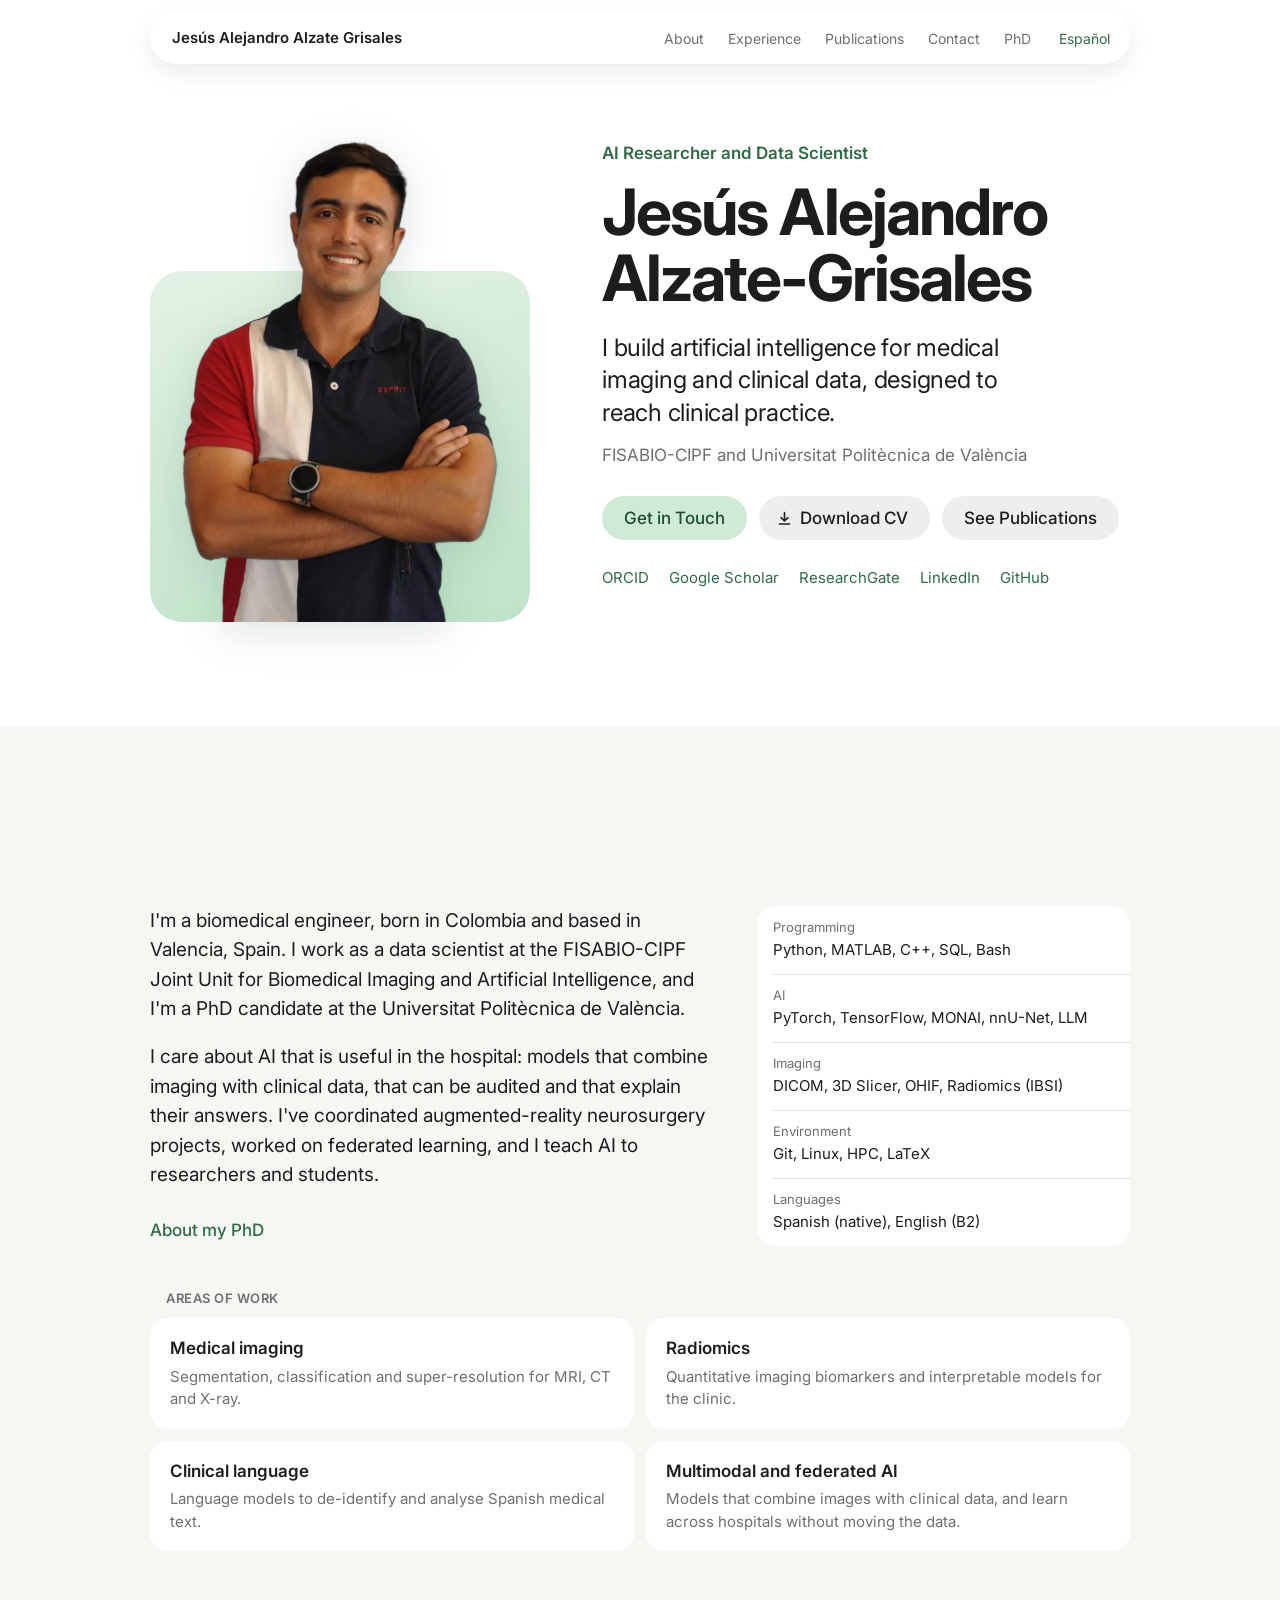
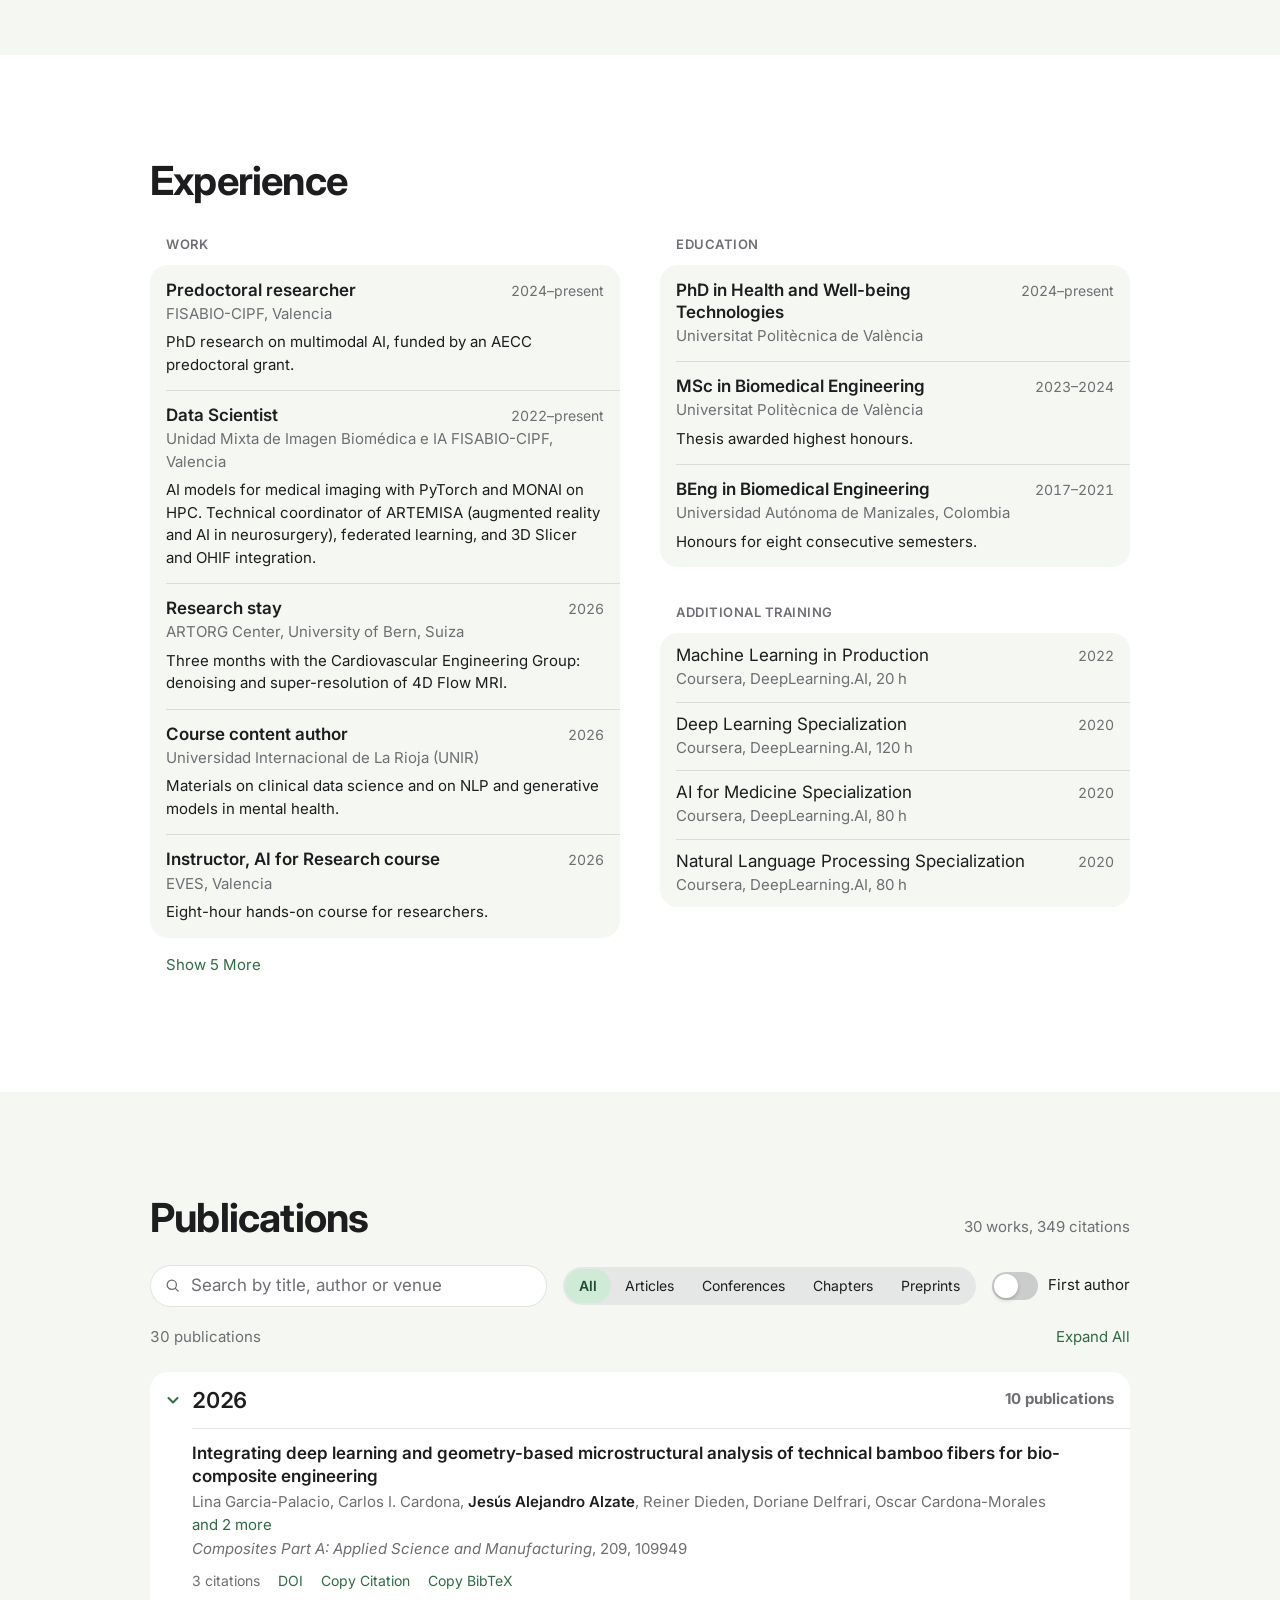
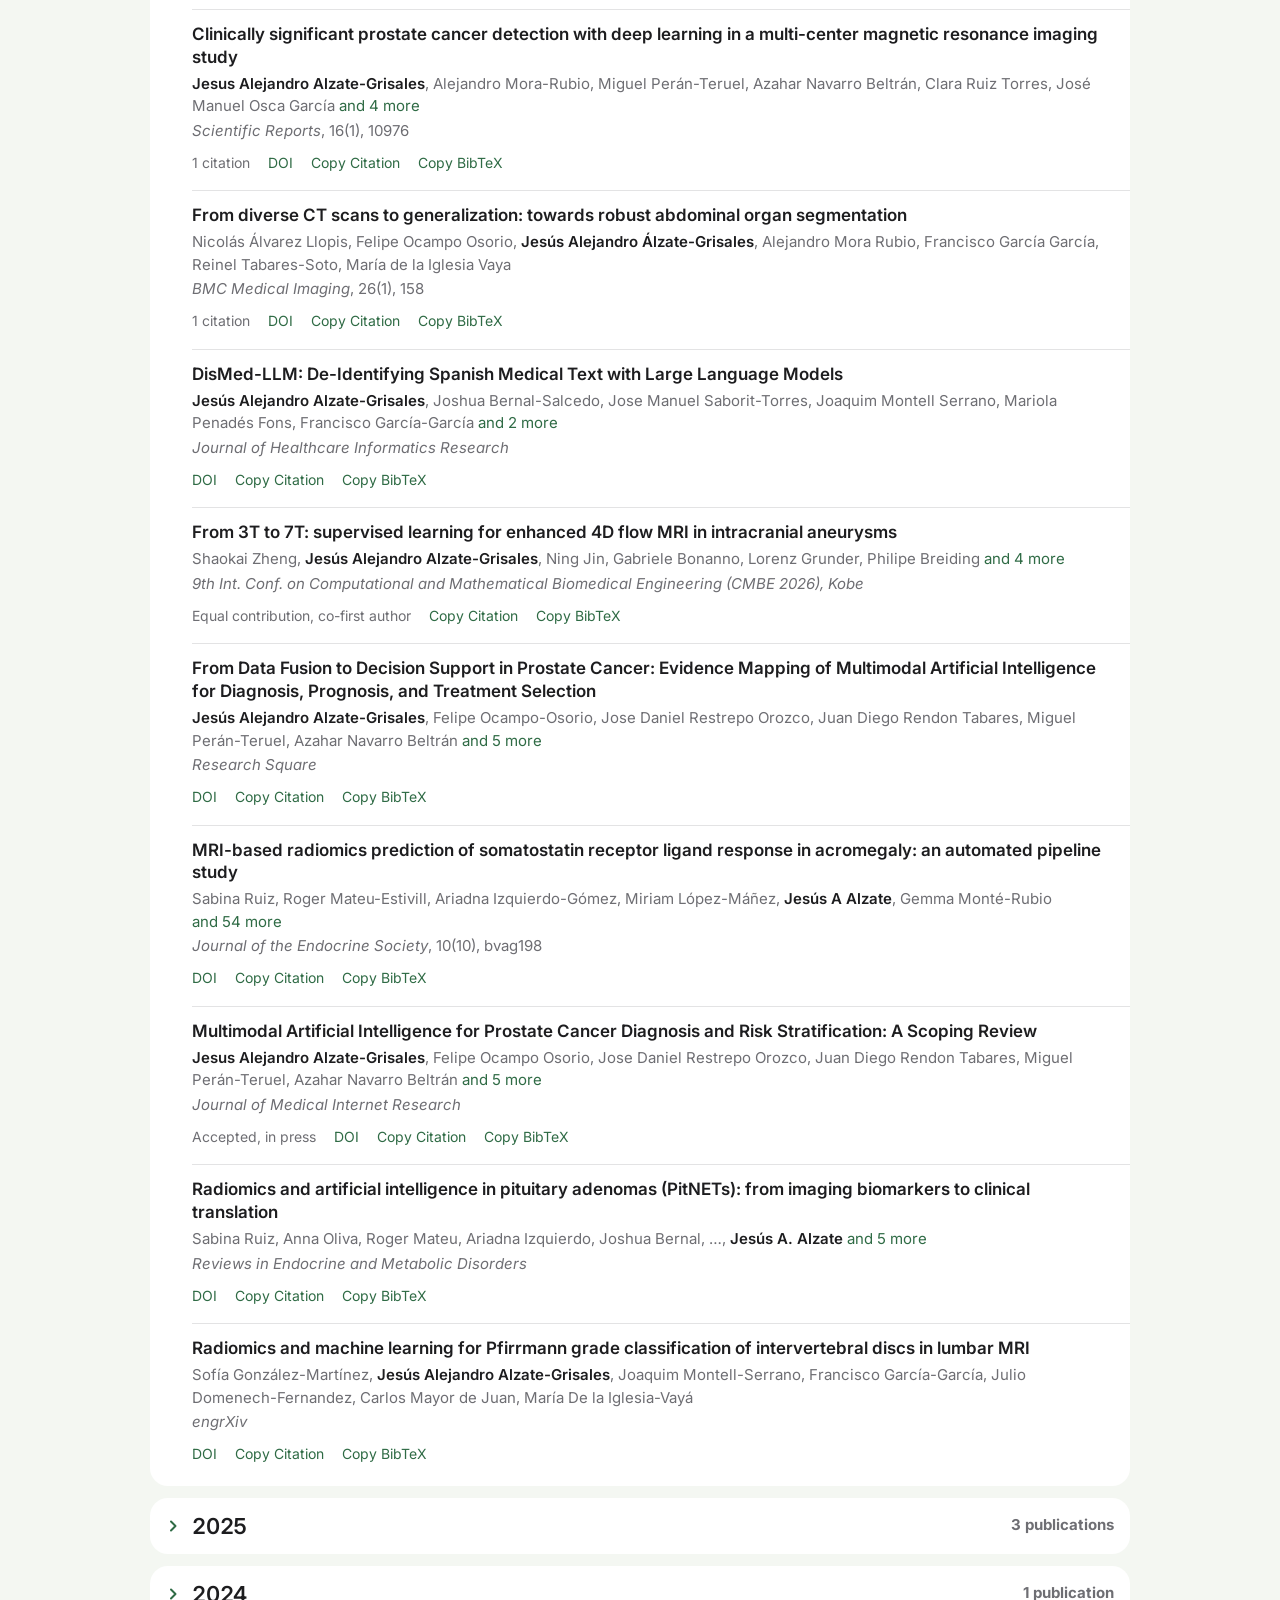
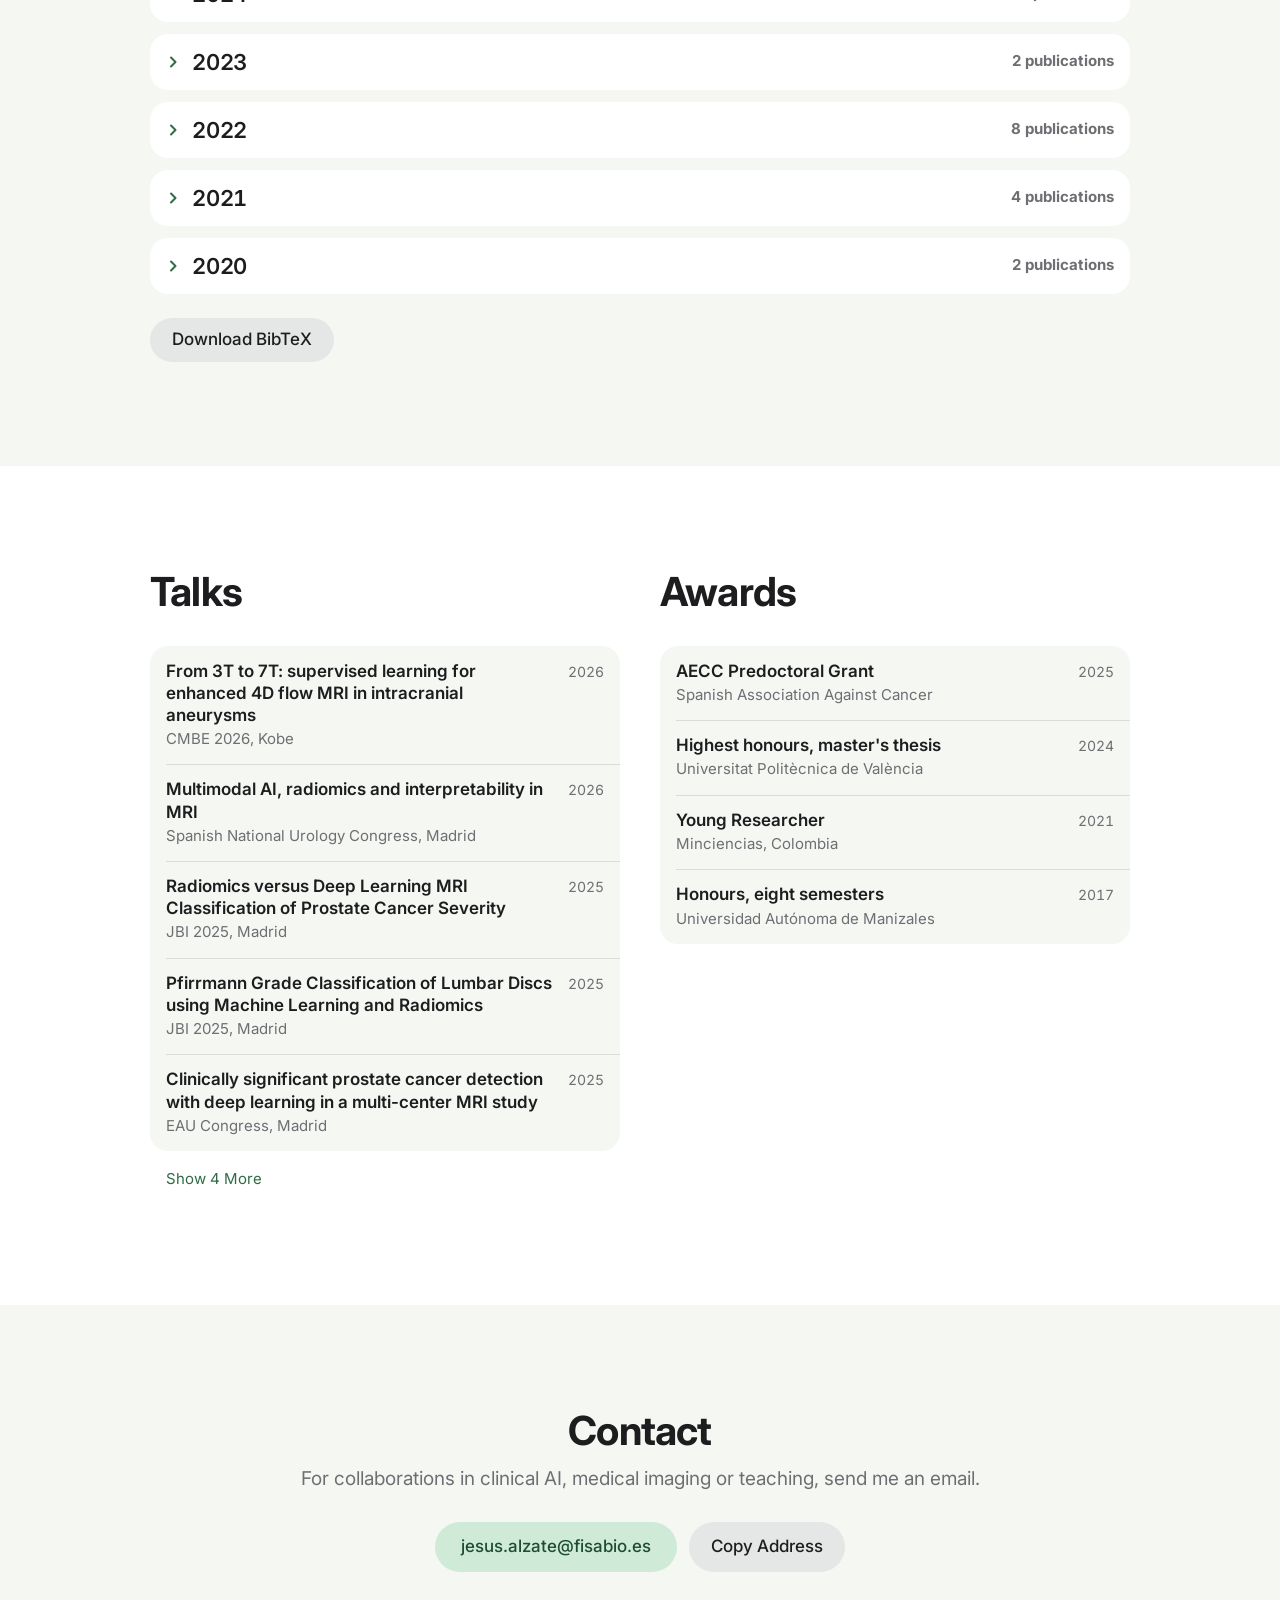
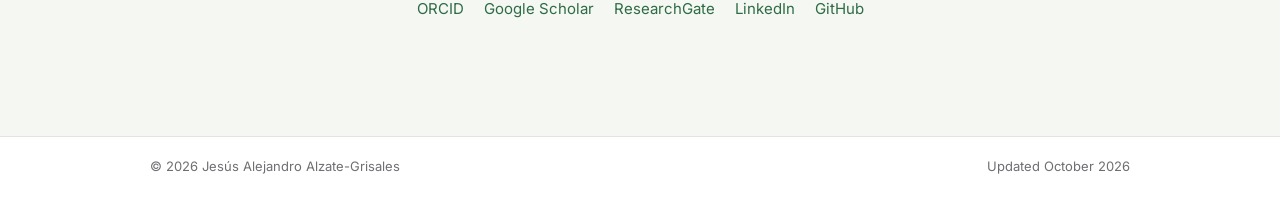
<file: index.html>
<!doctype html>
<html lang="es">
<head>
  <meta charset="utf-8">
  <meta name="viewport" content="width=device-width, initial-scale=1, viewport-fit=cover">
  <title>Jesús Alejandro Alzate-Grisales</title>
  <meta name="description" content="AI Researcher y Data Scientist en FISABIO-CIPF y la Universitat Politècnica de València. Inteligencia artificial para imagen médica y datos clínicos.">
  <meta name="color-scheme" content="light dark">
  <meta name="theme-color" content="#f4f7f2" media="(prefers-color-scheme: light)">
  <meta name="theme-color" content="#000000" media="(prefers-color-scheme: dark)">
  <meta property="og:title" content="Jesús Alejandro Alzate-Grisales">
  <meta property="og:description" content="Inteligencia artificial para imagen médica y datos clínicos.">
  <meta property="og:image" content="assets/portrait.jpg">
  <link rel="icon" href="data:image/svg+xml,%3Csvg xmlns='http://www.w3.org/2000/svg' viewBox='0 0 64 64'%3E%3Crect width='64' height='64' rx='14' fill='%23a8dcb5'/%3E%3Ctext x='32' y='42' font-family='-apple-system,Helvetica,Arial' font-size='26' font-weight='600' fill='%230f2b1a' text-anchor='middle'%3EJA%3C/text%3E%3C/svg%3E">
  <link rel="preconnect" href="https://fonts.googleapis.com">
  <link rel="preconnect" href="https://fonts.gstatic.com" crossorigin>
  <link href="https://fonts.googleapis.com/css2?family=Inter:wght@400;500;600;700&display=swap" rel="stylesheet">
  <link rel="stylesheet" href="styles.css?v=12">
</head>
<body>
  <a class="skip" href="#main" data-i18n="skip">Saltar al contenido</a>

  <header class="nav" id="nav">
    <div class="nav__pill">
      <a class="nav__brand" href="#top">Jesús Alejandro Alzate Grisales</a>
      <nav class="nav__links" id="navLinks" aria-label="Secciones" data-i18n-aria="nav.label">
        <a href="#about" data-i18n="nav.about">Sobre mí</a>
        <a href="#experience" data-i18n="nav.experience">Trayectoria</a>
        <a href="#publications" data-i18n="nav.publications">Publicaciones</a>
        <a href="#contact" data-i18n="nav.contact">Contacto</a>
        <a href="phd.html" data-i18n="nav.phd">Doctorado</a>
        <button class="lang" id="langToggle" type="button" lang="en">English</button>
      </nav>
      <button class="nav__menu" id="menuToggle" type="button" aria-expanded="false" aria-controls="navLinks">
        <span class="sr" data-i18n="nav.menu">Menú</span>
        <svg viewBox="0 0 24 24" width="22" height="22" aria-hidden="true"><path d="M4 8h16M4 16h16" stroke="currentColor" stroke-width="1.8" stroke-linecap="round"/></svg>
      </button>
    </div>
  </header>

  <main id="main">
    <section class="hero" id="top">
      <div class="wrap hero__grid">
        <figure class="hero__figure">
          <img src="assets/portrait.webp?v=2" width="712" height="940" alt="Retrato de Jesús Alejandro Alzate-Grisales" data-i18n-alt="hero.alt">
        </figure>
        <div class="hero__text">
          <p class="hero__role" data-i18n="hero.role">AI Researcher y Data Scientist</p>
          <h1>Jesús Alejandro Alzate-Grisales</h1>
          <p class="hero__lede" data-i18n="hero.lede">Desarrollo inteligencia artificial para imagen médica y datos clínicos, pensada para llegar a la práctica.</p>
          <p class="hero__aff" data-i18n="hero.aff">FISABIO-CIPF y Universitat Politècnica de València</p>
          <div class="hero__cta">
            <a class="btn btn--primary" href="#contact" data-i18n="hero.cta1">Contactar</a>
            <a class="btn btn--secondary btn--icon" href="assets/CV_Jesus_Alzate_ES.pdf" download data-i18n-href="hero.cvFile">
              <svg viewBox="0 0 20 20" width="17" height="17" aria-hidden="true"><path d="M10 3v9.5M6 9l4 4 4-4M4 16.5h12" fill="none" stroke="currentColor" stroke-width="1.8" stroke-linecap="round" stroke-linejoin="round"/></svg>
              <span data-i18n="hero.cv">Descargar CV</span>
            </a>
            <a class="btn btn--secondary" href="#publications" data-i18n="hero.cta2">Ver publicaciones</a>
          </div>
          <ul class="profiles" id="heroProfiles"></ul>
        </div>
      </div>
    </section>

    <section class="section section--grouped" id="about">
      <div class="wrap">
        <h2 class="reveal" data-i18n="about.title">Sobre mí</h2>
        <div class="about">
          <div class="about__text reveal">
            <p data-i18n="about.p1">Soy ingeniero biomédico, nací en Colombia y vivo en Valencia. Trabajo como científico de datos en la Unidad Mixta de Imagen Biomédica e Inteligencia Artificial FISABIO-CIPF y hago el doctorado en la Universitat Politècnica de València.</p>
            <p data-i18n="about.p2">Me interesa que la IA sea útil en el hospital: modelos que combinan imagen y datos clínicos, que se pueden auditar y que explican su respuesta. He coordinado proyectos de realidad aumentada en neurocirugía, he trabajado en aprendizaje federado y doy clases de IA a investigadores y estudiantes.</p>
            <a class="about__more" href="phd.html" data-i18n="about.phd">Conoce mi doctorado</a>
          </div>
          <dl class="skills stagger" id="skills"></dl>
        </div>
        <h3 class="subhead reveal" data-i18n="about.areas">Áreas de trabajo</h3>
        <ul class="areas stagger" id="areas"></ul>
      </div>
    </section>

    <section class="section" id="experience">
      <div class="wrap">
        <h2 class="reveal" data-i18n="exp.title">Trayectoria</h2>
        <div class="columns">
          <div>
            <h3 class="subhead reveal" data-i18n="exp.work">Experiencia</h3>
            <ol class="group stagger" id="workList"></ol>
            <button class="link more" id="workMore" type="button" aria-expanded="false" aria-controls="workList"></button>
          </div>
          <div>
            <h3 class="subhead reveal" data-i18n="exp.education">Formación</h3>
            <ol class="group stagger" id="eduList"></ol>
            <h3 class="subhead reveal" data-i18n="exp.courses">Formación complementaria</h3>
            <ol class="group group--compact stagger" id="courseList"></ol>
          </div>
        </div>
      </div>
    </section>

    <section class="section section--grouped" id="publications">
      <div class="wrap">
        <div class="pubhead reveal">
          <h2 data-i18n="pubs.title">Publicaciones</h2>
          <p class="pubhead__meta" id="pubsSummary"></p>
        </div>

        <div class="toolbar reveal">
          <label class="search">
            <svg viewBox="0 0 24 24" width="17" height="17" aria-hidden="true"><circle cx="11" cy="11" r="6.5" fill="none" stroke="currentColor" stroke-width="1.8"/><path d="M16 16l4 4" stroke="currentColor" stroke-width="1.8" stroke-linecap="round"/></svg>
            <span class="sr" data-i18n="pubs.search">Buscar publicaciones</span>
            <input type="search" id="pubSearch" placeholder="Buscar por título, autor o revista" data-i18n-ph="pubs.searchPh" autocomplete="off">
          </label>
          <div class="seg" role="radiogroup" aria-label="Tipo" data-i18n-aria="pubs.type" id="typeFilter"></div>
          <label class="toggle"><input type="checkbox" id="firstOnly"><span class="toggle__ui" aria-hidden="true"></span><span data-i18n="pubs.first">Primer autor</span></label>
        </div>
        <div class="toolbar__status">
          <span id="pubCount" aria-live="polite"></span>
          <button class="link" id="expandAll" type="button"></button>
        </div>

        <div class="stagger" id="pubYears"></div>
        <p class="empty" id="pubEmpty" hidden data-i18n="pubs.empty">Ninguna publicación coincide. Prueba con otra palabra o quita los filtros.</p>

        <div class="pubfoot">
          <button class="btn btn--secondary" id="exportBib" type="button" data-i18n="pubs.bib">Descargar BibTeX</button>
        </div>
      </div>
    </section>

    <section class="section" id="talks">
      <div class="wrap columns">
        <div>
          <h2 class="reveal" data-i18n="talks.title">Congresos</h2>
          <ol class="group stagger" id="talkList"></ol>
          <button class="link more" id="talksMore" type="button" aria-expanded="false" aria-controls="talkList"></button>
        </div>
        <div>
          <h2 class="reveal" data-i18n="awards.title">Distinciones</h2>
          <ol class="group stagger" id="awardList"></ol>
        </div>
      </div>
    </section>

    <section class="section section--grouped contact" id="contact">
      <div class="wrap contact__inner reveal">
        <h2 data-i18n="contact.title">Contacto</h2>
        <p data-i18n="contact.text">Para colaboraciones en IA clínica, imagen médica o docencia, escríbeme.</p>
        <div class="contact__mail">
          <a class="btn btn--primary btn--large" id="mailLink" href="#"></a>
          <button class="btn btn--secondary" id="copyMail" type="button" data-i18n="contact.copy">Copiar dirección</button>
        </div>
        <ul class="profiles" id="contactProfiles"></ul>
      </div>
    </section>
  </main>

  <footer class="footer">
    <div class="wrap footer__inner">
      <span>© <span id="year"></span> Jesús Alejandro Alzate-Grisales</span>
      <span data-i18n="footer.updated">Actualizado en octubre de 2026</span>
    </div>
  </footer>

  <div class="toast" id="toast" role="status" aria-live="polite"></div>
  <noscript><p class="noscript">La lista de publicaciones necesita JavaScript. Consulta el perfil completo en <a href="https://orcid.org/0000-0003-1021-2050">ORCID</a>.</p></noscript>

  <script src="data/content.js?v=12"></script>
  <script src="data/publications.js?v=12"></script>
  <script src="js/i18n.js?v=12"></script>
  <script src="js/app.js?v=12"></script>
</body>
</html>
</file>
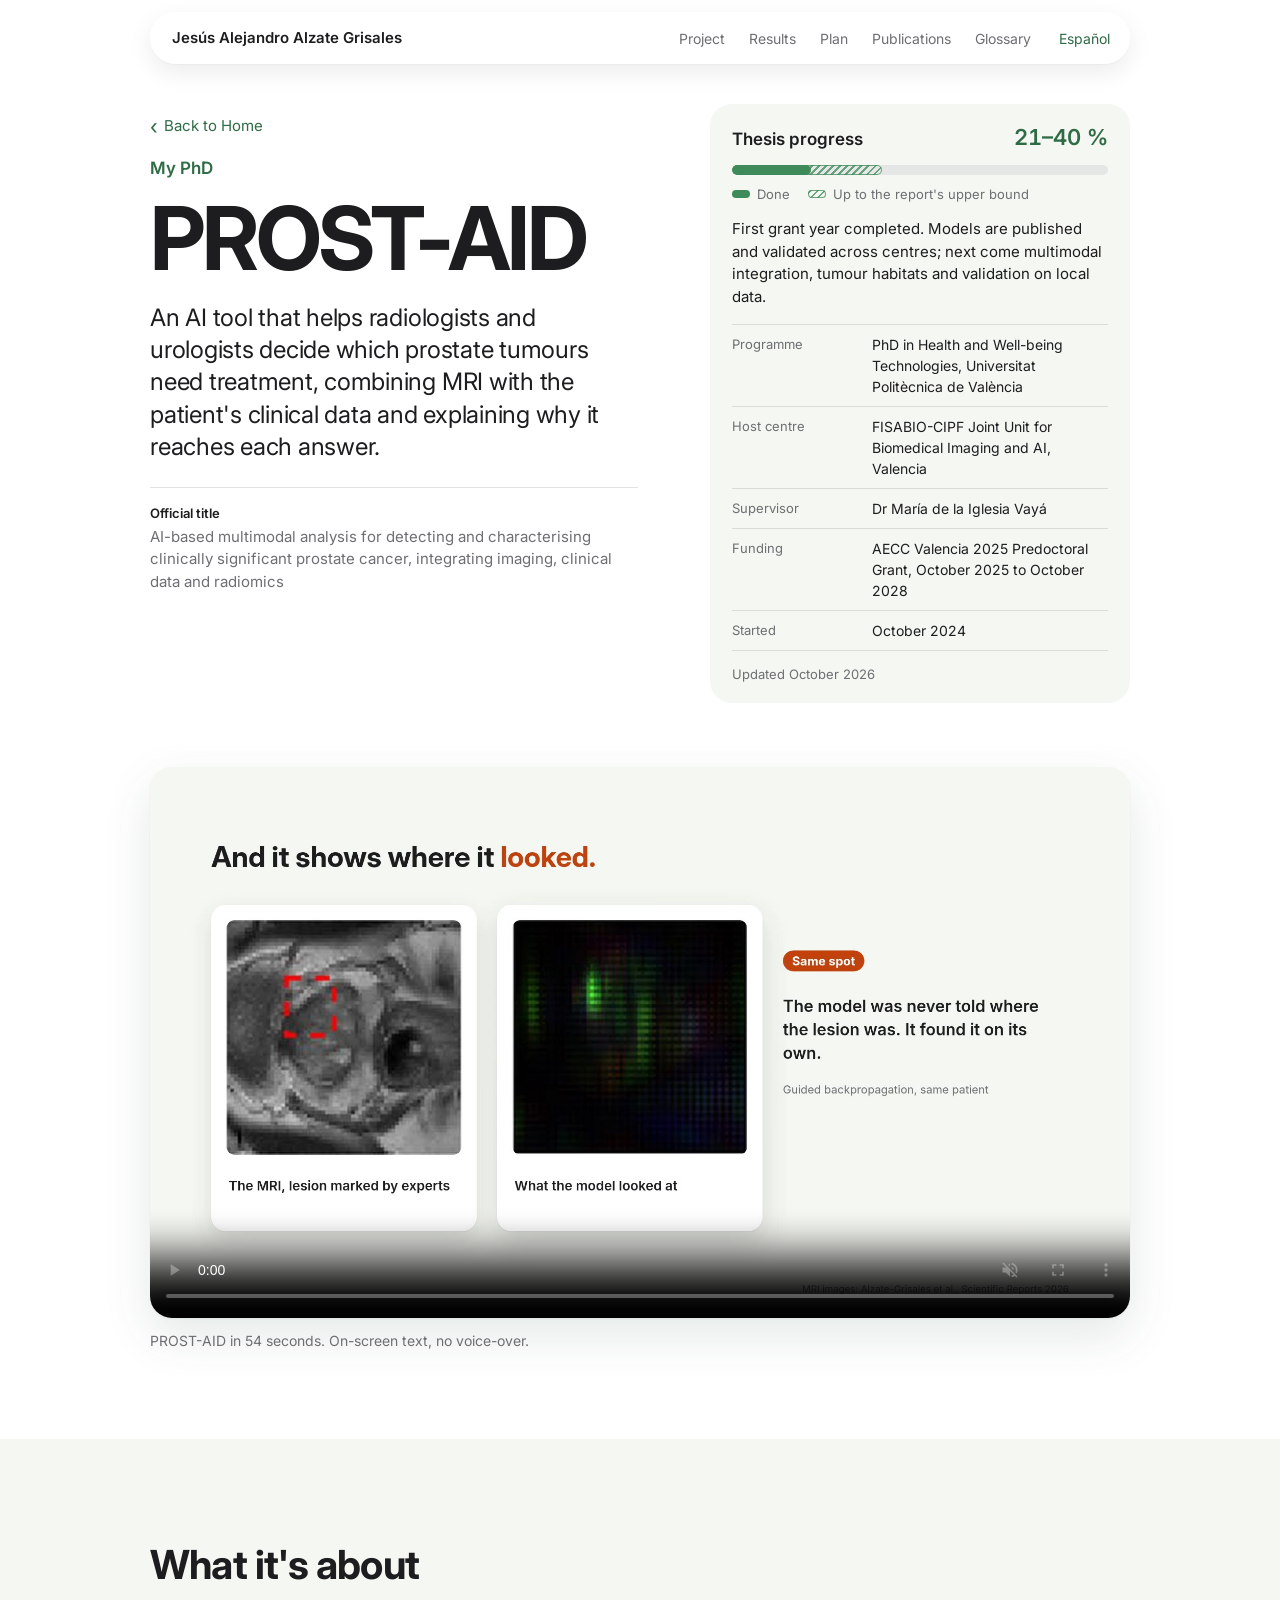
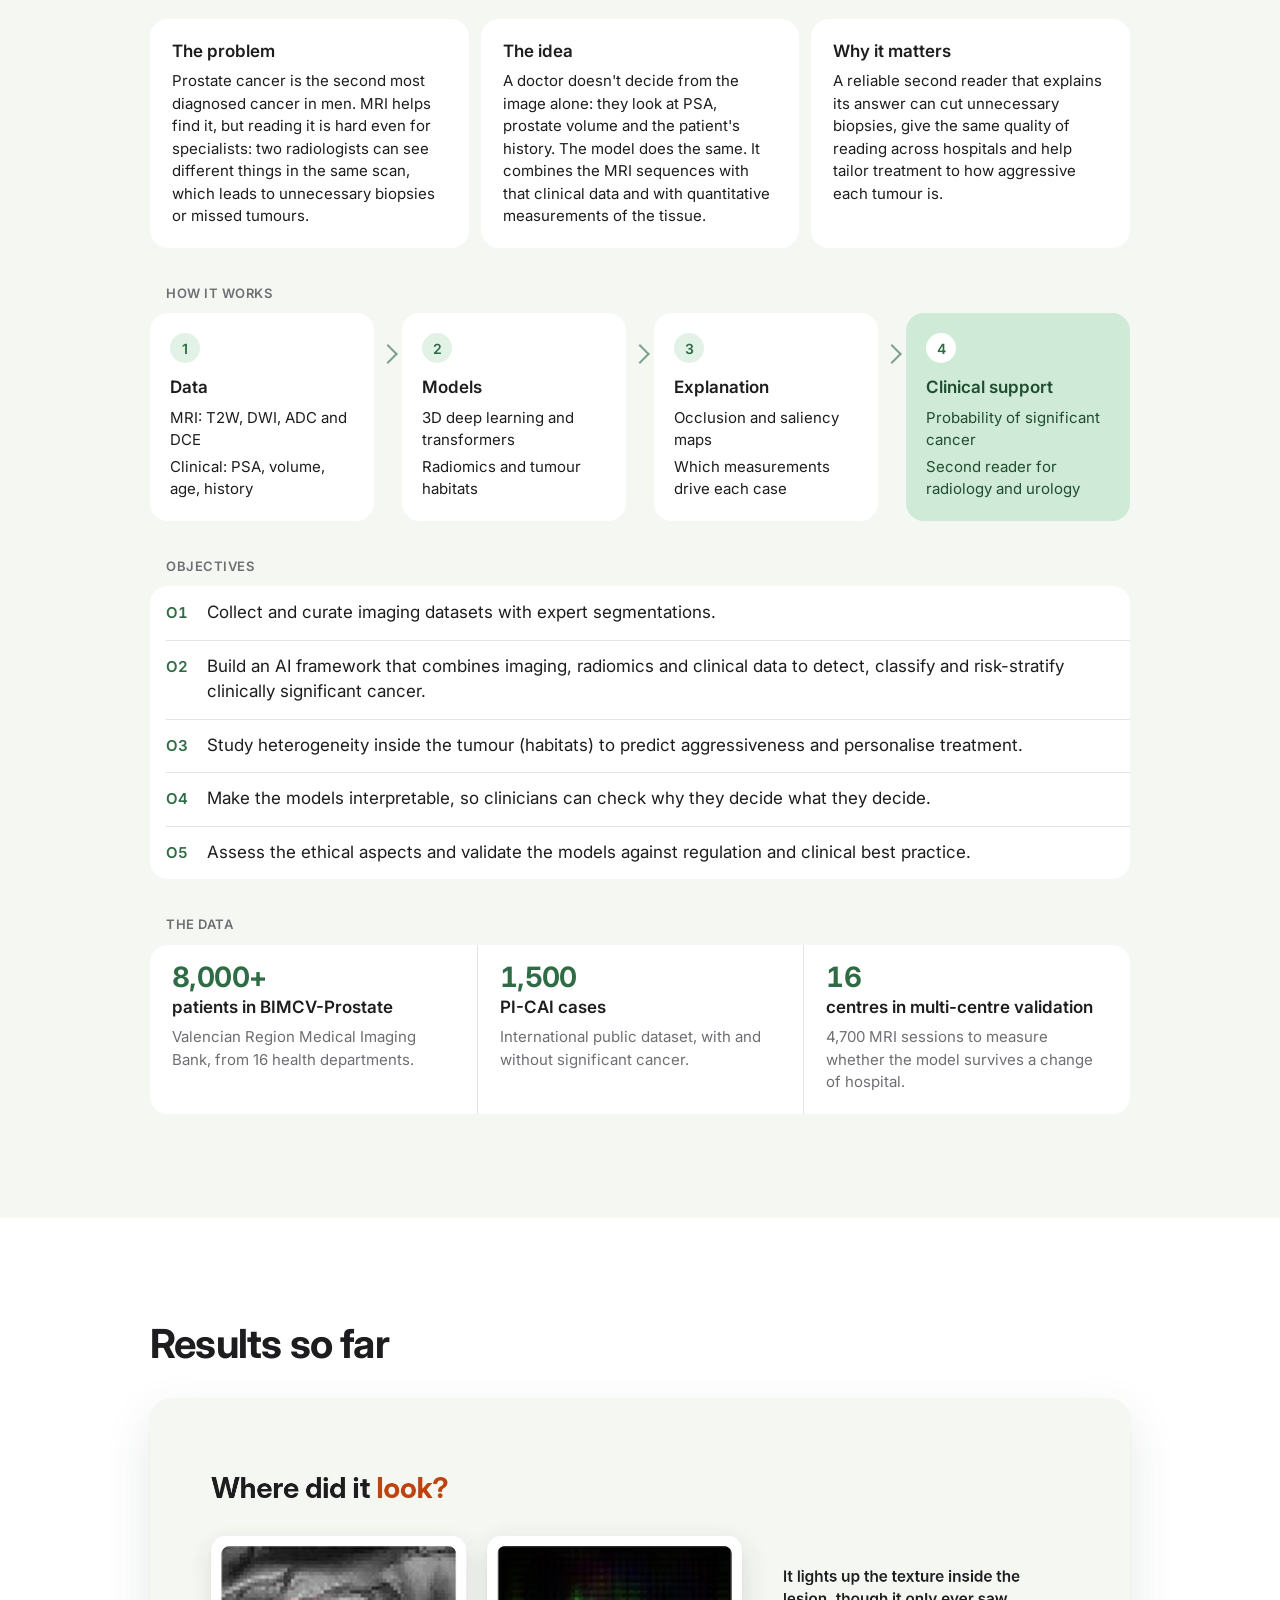
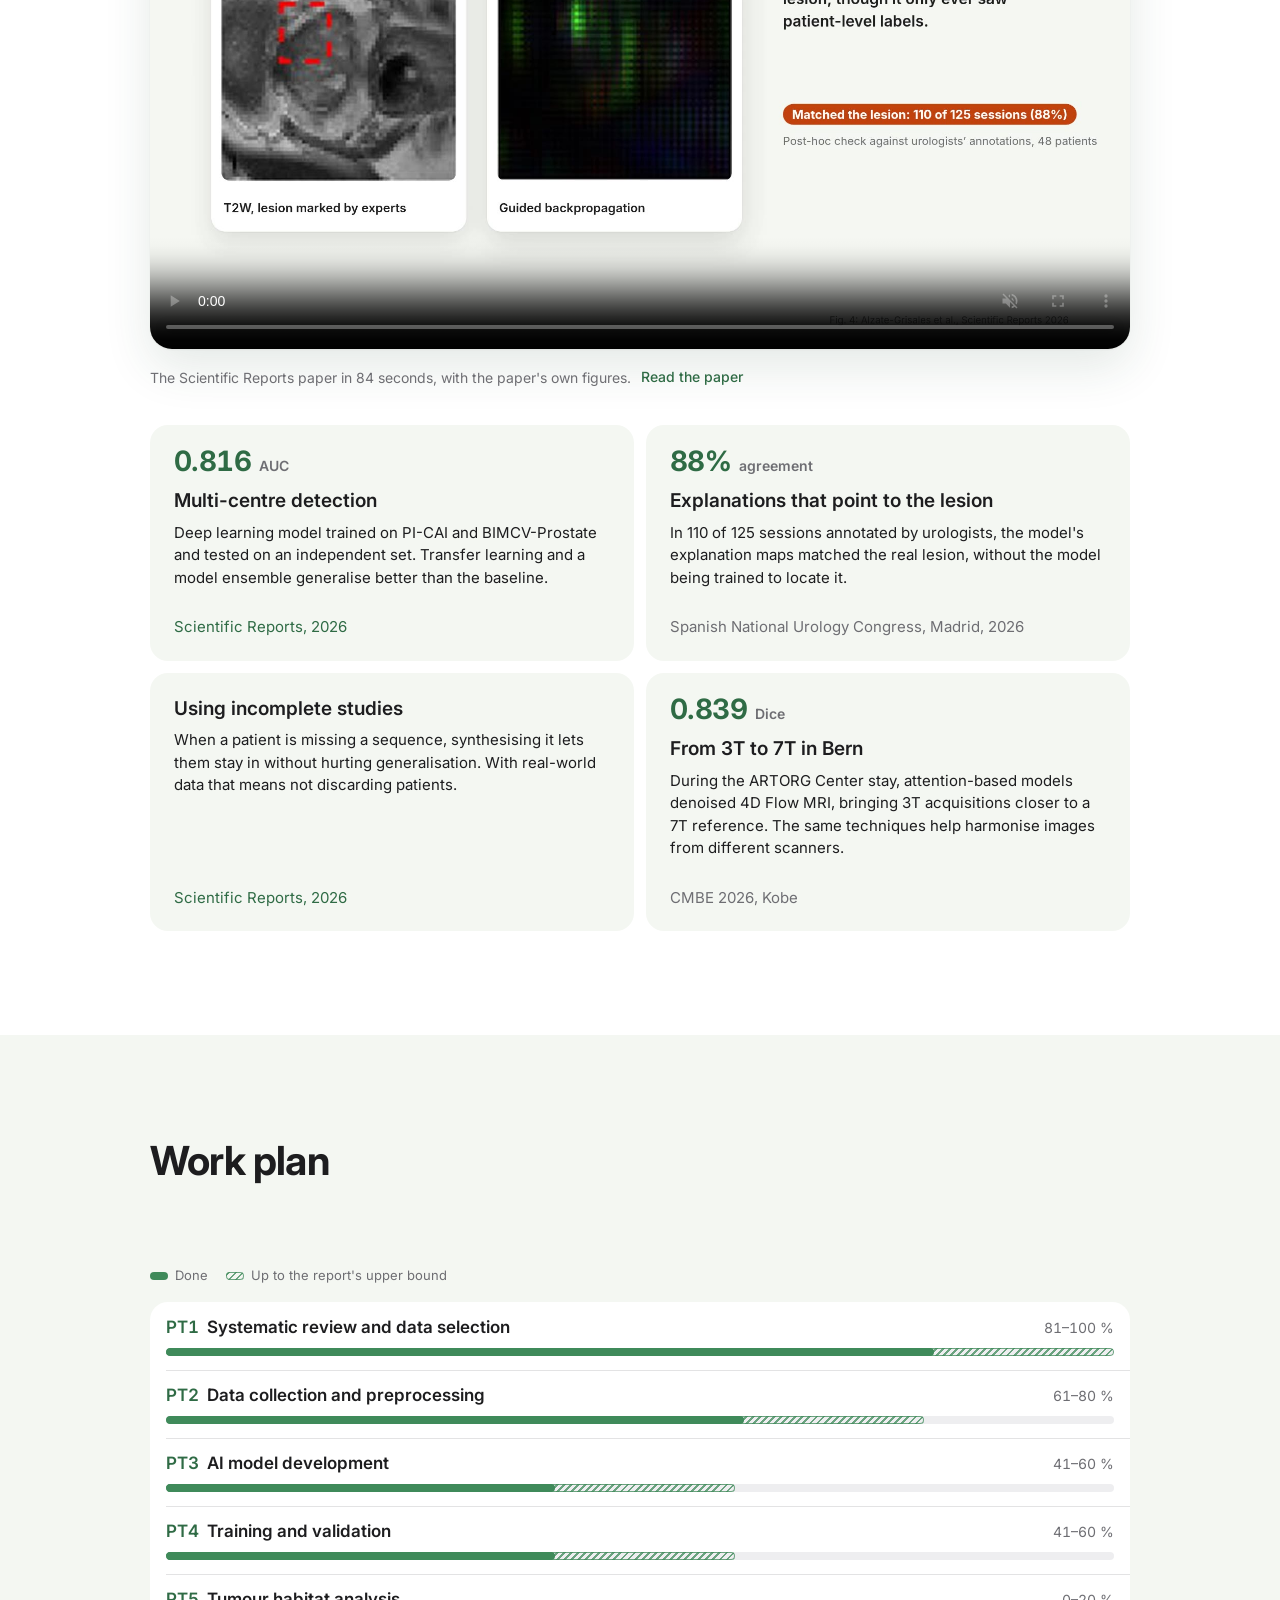
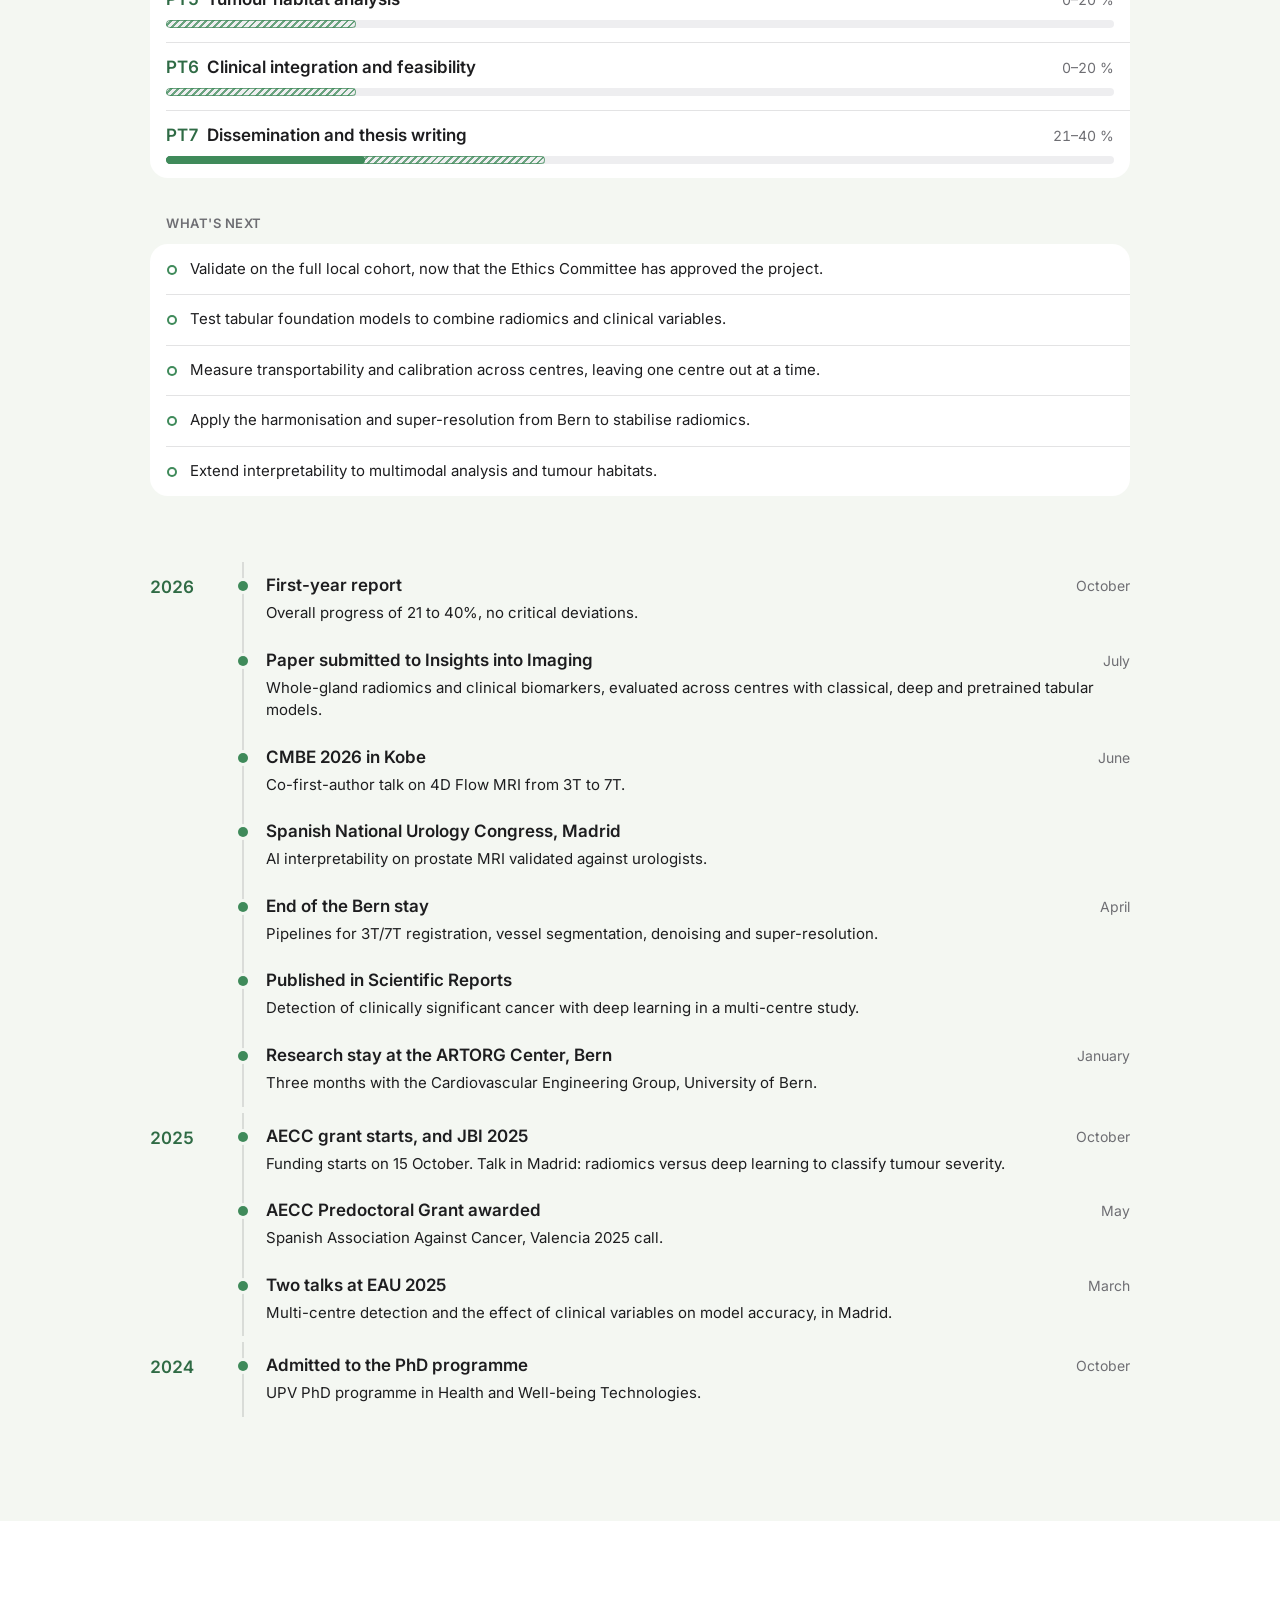
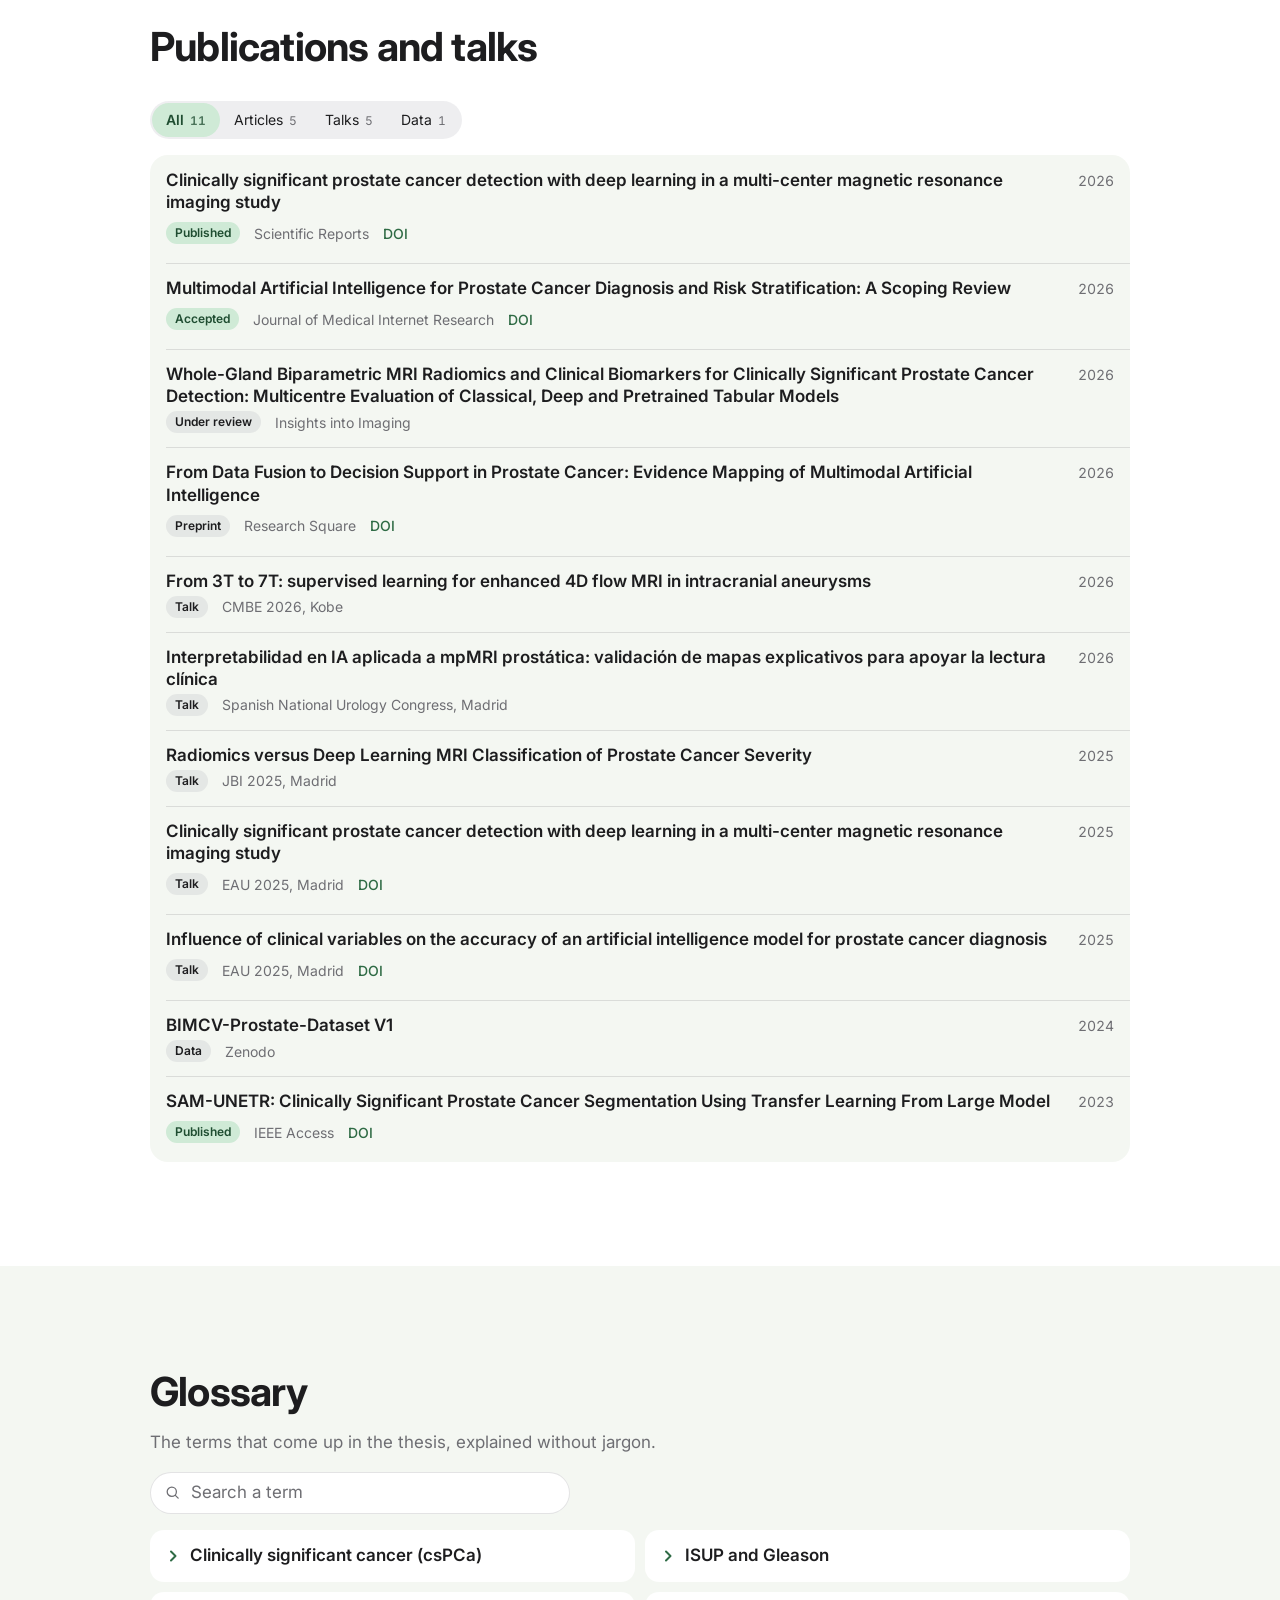
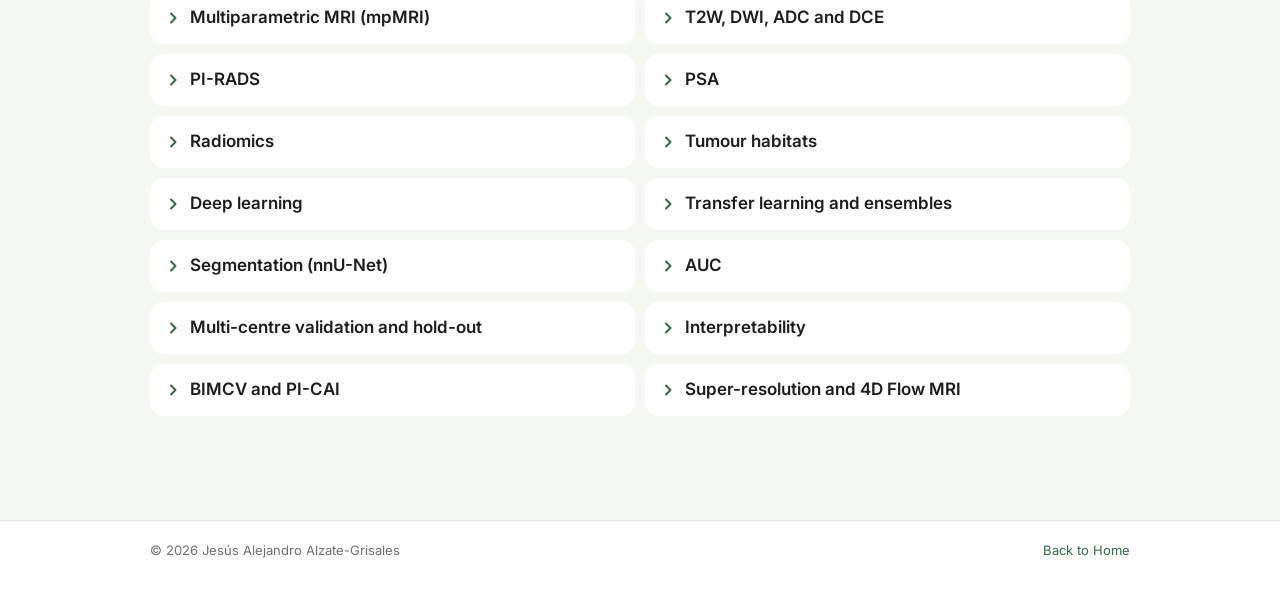
<file: phd.html>
<!doctype html>
<html lang="es">
<head>
  <meta charset="utf-8">
  <meta name="viewport" content="width=device-width, initial-scale=1, viewport-fit=cover">
  <title>PROST-AID, tesis doctoral de Jesús Alejandro Alzate-Grisales</title>
  <meta name="description" content="Tesis doctoral PROST-AID: inteligencia artificial multimodal para detectar el cáncer de próstata clínicamente significativo con resonancia y datos clínicos.">
  <meta name="color-scheme" content="light dark">
  <meta name="theme-color" content="#f4f7f2" media="(prefers-color-scheme: light)">
  <meta name="theme-color" content="#000000" media="(prefers-color-scheme: dark)">
  <meta property="og:title" content="PROST-AID, tesis doctoral">
  <meta property="og:description" content="IA multimodal para detectar el cáncer de próstata clínicamente significativo.">
  <link rel="icon" href="data:image/svg+xml,%3Csvg xmlns='http://www.w3.org/2000/svg' viewBox='0 0 64 64'%3E%3Crect width='64' height='64' rx='14' fill='%23a8dcb5'/%3E%3Ctext x='32' y='42' font-family='-apple-system,Helvetica,Arial' font-size='26' font-weight='600' fill='%230f2b1a' text-anchor='middle'%3EJA%3C/text%3E%3C/svg%3E">
  <link rel="preconnect" href="https://fonts.googleapis.com">
  <link rel="preconnect" href="https://fonts.gstatic.com" crossorigin>
  <link href="https://fonts.googleapis.com/css2?family=Inter:wght@400;500;600;700&display=swap" rel="stylesheet">
  <link rel="stylesheet" href="styles.css?v=12">
</head>
<body>
  <a class="skip" href="#main" data-i18n="skip">Saltar al contenido</a>

  <header class="nav" id="nav">
    <div class="nav__pill">
      <a class="nav__brand" href="index.html">Jesús Alejandro Alzate Grisales</a>
      <nav class="nav__links" id="navLinks" aria-label="Secciones" data-i18n-aria="nav.label">
        <a href="#project" data-i18n="phd.nav.project">Proyecto</a>
        <a href="#results" data-i18n="phd.nav.results">Resultados</a>
        <a href="#plan" data-i18n="phd.nav.plan">Plan</a>
        <a href="#outputs" data-i18n="phd.nav.outputs">Publicaciones</a>
        <a href="#glossary" data-i18n="phd.nav.glossary">Glosario</a>
        <button class="lang" id="langToggle" type="button" lang="en">English</button>
      </nav>
      <button class="nav__menu" id="menuToggle" type="button" aria-expanded="false" aria-controls="navLinks">
        <span class="sr" data-i18n="nav.menu">Menú</span>
        <svg viewBox="0 0 24 24" width="22" height="22" aria-hidden="true"><path d="M4 8h16M4 16h16" stroke="currentColor" stroke-width="1.8" stroke-linecap="round"/></svg>
      </button>
    </div>
  </header>

  <main id="main">
    <section class="phero" id="top">
      <div class="wrap phero__grid">
        <div class="phero__intro">
          <a class="back" href="index.html" data-i18n="phd.back">Volver al inicio</a>
          <p class="hero__role" data-i18n="phd.eyebrow">Mi doctorado</p>
          <h1 id="phdAcronym">PROST-AID</h1>
          <p class="phero__lede" id="phdLede"></p>
          <p class="phero__title"><span data-i18n="phd.officialTitle">Título oficial</span> <span id="phdTitle"></span></p>
        </div>

        <aside class="status" aria-labelledby="statusLabel">
          <div class="status__top">
            <span class="status__label" id="statusLabel" data-i18n="phd.progress">Avance de la tesis</span>
            <span class="status__value" id="statusValue"></span>
          </div>
          <div class="bar" id="statusBar" role="img"><span class="bar__range"></span><span class="bar__done"></span></div>
          <p class="legend" aria-hidden="true"><span><i class="legend__done"></i><span data-i18n="phd.legendDone">Completado</span></span><span><i class="legend__range"></i><span data-i18n="phd.legendRange">Hasta el máximo del informe</span></span></p>
          <p class="status__text" id="statusText"></p>
          <dl class="facts" id="facts"></dl>
          <p class="status__updated" id="statusUpdated"></p>
        </aside>
      </div>

      <div class="wrap">
        <figure class="film">
          <video class="autofilm" id="phdFilm" src="assets/prostaid.mp4?v=2" poster="assets/prostaid-poster.jpg?v=2" width="1920" height="1080"
            muted loop playsinline controls preload="metadata" aria-describedby="filmCaption"></video>
          <figcaption id="filmCaption" data-i18n="phd.filmCaption">PROST-AID en 54 segundos. Vídeo en inglés, con el texto en pantalla y sin voz.</figcaption>
        </figure>
      </div>
    </section>

    <section class="section section--grouped" id="project">
      <div class="wrap">
        <h2 class="reveal" data-i18n="phd.what">De qué trata</h2>
        <div class="why stagger" id="why"></div>

        <h3 class="subhead reveal" data-i18n="phd.how">Cómo funciona</h3>
        <ol class="flow stagger" id="flow"></ol>

        <h3 class="subhead reveal" data-i18n="phd.objectives">Objetivos</h3>
        <ol class="group stagger objectives" id="objectives"></ol>

        <h3 class="subhead reveal" data-i18n="phd.data">Los datos</h3>
        <div class="figures reveal" id="dataFigures"></div>
      </div>
    </section>

    <section class="section" id="results">
      <div class="wrap">
        <h2 class="reveal" data-i18n="phd.results">Resultados hasta ahora</h2>
        <figure class="film film--paper reveal">
          <video class="autofilm" id="paperFilm" src="assets/csdetect.mp4?v=1" poster="assets/csdetect-poster.jpg?v=1" width="1920" height="1080"
            muted loop playsinline controls preload="metadata" aria-describedby="paperCaption"></video>
          <figcaption id="paperCaption"><span data-i18n="phd.paperCaption">El artículo de Scientific Reports en 84 segundos. Vídeo en inglés, con figuras del propio artículo.</span>
            <a href="https://doi.org/10.1038/s41598-026-42214-7" target="_blank" rel="noopener" data-i18n="phd.paperLink">Leer el artículo</a></figcaption>
        </figure>
        <div class="results stagger" id="resultCards"></div>
      </div>
    </section>

    <section class="section section--grouped" id="plan">
      <div class="wrap">
        <h2 class="reveal" data-i18n="phd.plan">Plan de trabajo</h2>
        <p class="lead reveal" data-i18n="phd.planLead">Siete paquetes de trabajo repartidos en tres años de ayuda y uno de prórroga.</p>
        <p class="legend legend--plan reveal" aria-hidden="true"><span><i class="legend__done"></i><span data-i18n="phd.legendDone">Completado</span></span><span><i class="legend__range"></i><span data-i18n="phd.legendRange">Hasta el máximo del informe</span></span></p>
        <ol class="group stagger packages" id="packages"></ol>

        <h3 class="subhead reveal" data-i18n="phd.next">Lo siguiente</h3>
        <ul class="group next stagger" id="next"></ul>

        <h3 class="subhead reveal" data-i18n="phd.log">Hitos y novedades</h3>
        <div class="years stagger" id="log"></div>
      </div>
    </section>

    <section class="section" id="outputs">
      <div class="wrap">
        <h2 class="reveal" data-i18n="phd.outputs">Publicaciones y comunicaciones</h2>
        <div class="seg reveal" role="radiogroup" aria-label="Tipo" data-i18n-aria="phd.statusFilter" id="outFilter"></div>
        <ol class="group stagger outputs" id="outList"></ol>
      </div>
    </section>

    <section class="section section--grouped" id="glossary">
      <div class="wrap">
        <h2 class="reveal" data-i18n="phd.glossary">Glosario</h2>
        <p class="lead reveal" data-i18n="phd.glossaryLead">Los términos que aparecen en la tesis, explicados sin jerga.</p>
        <label class="search reveal">
          <svg viewBox="0 0 24 24" width="17" height="17" aria-hidden="true"><circle cx="11" cy="11" r="6.5" fill="none" stroke="currentColor" stroke-width="1.8"/><path d="M16 16l4 4" stroke="currentColor" stroke-width="1.8" stroke-linecap="round"/></svg>
          <span class="sr" data-i18n="phd.glossarySearch">Buscar un término</span>
          <input type="search" id="glossSearch" placeholder="Buscar un término" data-i18n-ph="phd.glossarySearch" autocomplete="off">
        </label>
        <div class="gloss stagger" id="glossList"></div>
        <p class="empty" id="glossEmpty" hidden data-i18n="phd.glossaryEmpty">Ningún término coincide.</p>
      </div>
    </section>
  </main>

  <footer class="footer">
    <div class="wrap footer__inner">
      <span>© <span id="year"></span> Jesús Alejandro Alzate-Grisales</span>
      <a href="index.html" data-i18n="phd.back">Volver al inicio</a>
    </div>
  </footer>

  <script src="data/phd.js?v=12"></script>
  <script src="js/i18n.js?v=12"></script>
  <script src="js/phd.js?v=12"></script>
</body>
</html>
</file>
<file: styles.css>
/* ---------- Tokens ----------
   Light (WCAG): ink-2 on grouped 4.7:1 · green ink on white 6.3:1, on grouped 5.9:1, on pastel-soft 5.5:1
                 primary button text #1f4d31 on pastel #cfead6 7.6:1
   Dark:         pastel #a8dcb5 on black 13.6:1, on card 11.0:1 · button text #0f2b1a on pastel 9.8:1 */
:root {
  --bg: #ffffff;
  --grouped: #f4f7f2;
  --card: #ffffff;
  --ink: #1d1d1f;
  --ink-2: #6e6e73;
  --separator: rgba(60, 60, 67, 0.14);
  --fill: rgba(118, 118, 128, 0.12);
  --green: #2f6b45;              /* links and text emphasis */
  --pastel: #cfead6;             /* primary action */
  --on-pastel: #1f4d31;
  --pastel-soft: #e3f2e6;        /* secondary action, selection */
  --plate-top: #e3f2e6;          /* portrait plate */
  --plate-bottom: #bfe3c8;
  --plate-shadow: rgba(31, 77, 49, 0.16);
  --meter: #3f8a5a;              /* progress fill, 3.7:1 on its track */
  --meter-hatch: rgba(63, 138, 90, 0.75);
  --switch-on: #7cc792;
  --nav-bg: rgba(255, 255, 255, 0.72);
  --nav-shadow: 0 1px 2px rgba(0,0,0,.04), 0 8px 24px rgba(0,0,0,.08);
  --radius: 18px;
  --font: -apple-system, BlinkMacSystemFont, "SF Pro Text", "Inter", "Segoe UI", system-ui, sans-serif;
  --font-display: -apple-system, BlinkMacSystemFont, "SF Pro Display", "Inter", "Segoe UI", system-ui, sans-serif;
  --ease: cubic-bezier(.25, .1, .25, 1);
  --ease-out: cubic-bezier(.16, 1, .3, 1);
}
@media (prefers-color-scheme: dark) {
  :root {
    --bg: #000000;
    --grouped: #000000;
    --card: #1c1c1e;
    --ink: #f5f5f7;
    --ink-2: #a1a1a6;
    --separator: rgba(84, 84, 88, 0.6);
    --fill: rgba(118, 118, 128, 0.24);
    --green: #a8dcb5;
    --pastel: #a8dcb5;
    --on-pastel: #0f2b1a;
    --pastel-soft: #22332a;
    --plate-top: #2c4535;
    --plate-bottom: #1b2b21;
    --plate-shadow: rgba(0, 0, 0, 0.45);
    --meter: #7cc792;
    --meter-hatch: rgba(124, 199, 146, 0.6);
    --switch-on: #5fae78;
    --nav-bg: rgba(36, 36, 38, 0.72);
    --nav-shadow: 0 0 0 1px rgba(255,255,255,.08), 0 8px 24px rgba(0,0,0,.5);
  }
  .section--grouped { border-top: 1px solid var(--separator); }
}
@media (prefers-contrast: more) {
  :root { --ink-2: var(--ink); --separator: rgba(127, 127, 127, 0.7); --meter-hatch: var(--meter); }
}

/* ---------- Base ---------- */
*, *::before, *::after { box-sizing: border-box; }
html { scroll-behavior: smooth; scroll-padding-top: 88px; -webkit-text-size-adjust: 100%; }
body {
  margin: 0; background: var(--bg); color: var(--ink);
  font: 400 1.0625rem/1.5 var(--font);           /* 17px body */
  -webkit-font-smoothing: antialiased;
}
img { max-width: 100%; display: block; }
a { color: var(--green); text-decoration: none; }
a:hover { text-decoration: underline; text-underline-offset: 3px; }
button { font: inherit; color: inherit; }
:focus-visible { outline: 3px solid var(--green); outline-offset: 2px; border-radius: 8px; }
h1, h2, h3, h4 { margin: 0; font-family: var(--font-display); color: var(--ink); }
h2 { font-size: clamp(1.9rem, 3.4vw, 2.5rem); font-weight: 700; letter-spacing: -0.02em; line-height: 1.1; margin-bottom: 32px; }
p { margin: 0 0 1em; }
.sr { position: absolute; width: 1px; height: 1px; overflow: hidden; clip: rect(0 0 0 0); white-space: nowrap; }
.skip { position: absolute; left: 16px; top: -60px; z-index: 100; background: var(--pastel); color: var(--on-pastel); padding: 10px 16px; border-radius: 10px; }
.skip:focus { top: 12px; }

.wrap { width: min(980px, 100% - 32px); margin-inline: auto; }
.section { padding: clamp(64px, 9vw, 104px) 0; }
.section--grouped { background: var(--grouped); }
.subhead { font-size: .8125rem; font-weight: 600; color: var(--ink-2); text-transform: uppercase; letter-spacing: .04em; margin: 36px 0 10px 16px; }
.columns { display: grid; grid-template-columns: 1fr 1fr; gap: 0 40px; }
.columns > div > :first-child { margin-top: 0; }
@media (max-width: 760px) { .columns { grid-template-columns: 1fr; } .columns > div + div { margin-top: 48px; } }

/* ---------- Navigation: a floating capsule, the only translucent layer ---------- */
.nav { position: sticky; top: 12px; z-index: 50; height: 0; overflow: visible; }
.nav__pill {
  position: relative; width: min(980px, 100% - 32px); margin: 0 auto; height: 52px;
  display: flex; align-items: center; gap: 4px; padding: 0 8px 0 22px;
  border-radius: 980px; background: var(--nav-bg); box-shadow: var(--nav-shadow);
  -webkit-backdrop-filter: saturate(180%) blur(20px); backdrop-filter: saturate(180%) blur(20px);
}
@media (prefers-reduced-transparency: reduce) { .nav__pill { background: var(--card); -webkit-backdrop-filter: none; backdrop-filter: none; } }
.nav__brand { font-weight: 600; color: var(--ink); font-size: .9375rem; margin-right: auto; white-space: nowrap; overflow: hidden; text-overflow: ellipsis; }
.nav__brand:hover { text-decoration: none; }
.nav__links { display: flex; align-items: center; }
.nav__links a, .lang {
  display: inline-flex; align-items: center; min-height: 40px; padding: 0 12px; border-radius: 980px;
  color: var(--ink-2); font-size: .875rem; white-space: nowrap;
}
.nav__links a:hover { color: var(--ink); text-decoration: none; }
.nav__links a[aria-current] { color: var(--on-pastel); background: var(--pastel); }
.lang { border: 0; background: none; cursor: pointer; color: var(--green); margin-left: 4px; }
.lang:hover { background: var(--pastel-soft); }
.nav__menu { display: none; width: 44px; height: 44px; border: 0; background: none; cursor: pointer; place-items: center; border-radius: 50%; }
.nav__menu:hover { background: var(--fill); }
@media (max-width: 820px) {
  .nav__menu { display: grid; }
  .nav__pill { padding-left: 18px; }
  .nav__links {
    position: absolute; top: calc(100% + 8px); left: 0; right: 0; flex-direction: column; align-items: stretch;
    background: var(--card); border-radius: 22px; box-shadow: var(--nav-shadow); padding: 8px;
    display: none;
  }
  .nav__links.is-open { display: flex; }
  .nav__links a, .lang { font-size: 1.0625rem; min-height: 48px; padding: 0 16px; border-radius: 14px; color: var(--ink); margin: 0; }
  .lang { color: var(--green); }
}

/* ---------- Controls ---------- */
.btn {
  display: inline-flex; align-items: center; justify-content: center;
  min-height: 44px; padding: 0 22px; border-radius: 980px; border: 0; cursor: pointer;
  font-size: 1.0625rem; font-weight: 500; text-decoration: none !important; transition: filter .15s;
}
.btn:hover { filter: brightness(.96); }
.btn--primary { background: var(--pastel); color: var(--on-pastel); }
.btn--secondary { background: var(--fill); color: var(--ink); }
.btn--large { min-height: 50px; padding: 0 26px; }
.btn--icon { gap: 7px; padding-left: 17px; }
.btn--icon svg { flex: none; }
.link { background: none; border: 0; color: var(--green); cursor: pointer; padding: 0; min-height: 44px; font-size: .9375rem; }
.link:hover { text-decoration: underline; text-underline-offset: 3px; }
.more { margin: 6px 0 0 16px; }

.seg { display: inline-flex; padding: 2px; border-radius: 980px; background: var(--fill); max-width: 100%; overflow-x: auto; scrollbar-width: none; }
.seg::-webkit-scrollbar { display: none; }
.seg button {
  border: 0; background: none; cursor: pointer; white-space: nowrap; min-height: 34px; padding: 0 14px;
  border-radius: 980px; font-size: .875rem; color: var(--ink);
}
.seg button[aria-checked="true"] { background: var(--pastel); color: var(--on-pastel); font-weight: 600; }

.toggle { display: inline-flex; align-items: center; gap: 10px; min-height: 44px; cursor: pointer; font-size: .9375rem; }
.toggle input { position: absolute; opacity: 0; width: 1px; height: 1px; }
.toggle__ui { width: 46px; height: 28px; border-radius: 28px; background: rgba(120, 120, 128, 0.32); position: relative; flex: none; transition: background .2s; }
.toggle__ui::after { content: ""; position: absolute; top: 2px; left: 2px; width: 24px; height: 24px; border-radius: 50%; background: #fff; box-shadow: 0 2px 4px rgba(0,0,0,.2); transition: transform .2s var(--ease); }
.toggle input:checked + .toggle__ui { background: var(--switch-on); }
.toggle input:checked + .toggle__ui::after { transform: translateX(18px); }
.toggle input:focus-visible + .toggle__ui { outline: 3px solid var(--green); outline-offset: 2px; }

/* ---------- Hero ---------- */
.hero { padding: 120px 0 clamp(64px, 9vw, 104px); }
.hero__grid { display: grid; grid-template-columns: minmax(260px, 380px) 1fr; gap: clamp(32px, 6vw, 72px); align-items: center; }
.hero__figure { margin: 0; position: relative; }
.hero__figure::before {                       /* pastel plate the portrait stands on; the head rises past its top edge */
  content: ""; position: absolute; inset: 30% 0 0 0; border-radius: 32px;
  background: linear-gradient(165deg, var(--plate-top), var(--plate-bottom));
}
.hero__figure img {
  position: relative; display: block; width: 100%; height: auto;
  border-radius: 0 0 32px 32px;               /* the body ends flush with the plate's rounded corners */
  filter: drop-shadow(0 8px 22px var(--plate-shadow));
}
.hero__role { margin: 0 0 12px; font-size: 1.0625rem; font-weight: 600; color: var(--green); }
.hero h1 { font-size: clamp(2.5rem, 5.4vw, 4rem); font-weight: 700; letter-spacing: -0.03em; line-height: 1.04; }
.hero__lede { margin: 20px 0 0; font-size: clamp(1.25rem, 2.1vw, 1.5rem); line-height: 1.35; letter-spacing: -0.01em; max-width: 30ch; }
.hero__aff { margin: 14px 0 0; color: var(--ink-2); }
.hero__cta { display: flex; flex-wrap: wrap; gap: 12px; margin: 28px 0 16px; }
@media (max-width: 760px) {
  .hero { padding-top: 96px; }
  .hero__grid { grid-template-columns: 1fr; }
  .hero__figure { max-width: 300px; }
}

.profiles { list-style: none; padding: 0; margin: 0 0 0 -8px; display: flex; flex-wrap: wrap; gap: 0 4px; }
.profiles a { display: inline-flex; align-items: center; min-height: 44px; padding: 0 8px; font-size: .9375rem; }
.contact .profiles { justify-content: center; margin: 0; }

/* ---------- Grouped lists (inset grouped style) ---------- */
.group { list-style: none; margin: 0; padding: 0; background: var(--card); border-radius: var(--radius); overflow: hidden; }
.section:not(.section--grouped) .group { background: var(--grouped); }
@media (prefers-color-scheme: dark) { .section:not(.section--grouped) .group { background: var(--card); } }
.group li { padding: 14px 16px; position: relative; }
.group li + li::before { content: ""; position: absolute; top: 0; left: 16px; right: 0; border-top: 1px solid var(--separator); }
.group li[hidden] { display: none; }
.item__top { display: flex; justify-content: space-between; gap: 16px; align-items: baseline; }
.item__title { font-weight: 600; line-height: 1.3; }
.item__when { font-size: .875rem; color: var(--ink-2); white-space: nowrap; font-variant-numeric: tabular-nums; }
.item__org { font-size: .9375rem; color: var(--ink-2); margin-top: 2px; }
.item__text { font-size: .9375rem; margin: 6px 0 0; }
.group--compact li { padding: 11px 16px; }
.group--compact .item__title { font-weight: 400; }

/* ---------- About ---------- */
.about { display: grid; grid-template-columns: 1.5fr 1fr; gap: 24px 48px; align-items: start; }
.about__text p { font-size: 1.1875rem; line-height: 1.55; max-width: 60ch; }
.skills { margin: 0; background: var(--card); border-radius: var(--radius); }
.skills div { padding: 12px 16px; position: relative; }
.skills div + div::before { content: ""; position: absolute; top: 0; left: 16px; right: 0; border-top: 1px solid var(--separator); }
.skills dt { font-size: .8125rem; color: var(--ink-2); }
.skills dd { margin: 2px 0 0; font-size: .9375rem; }
@media (max-width: 760px) { .about { grid-template-columns: 1fr; } }
.areas { list-style: none; margin: 0; padding: 0; display: grid; grid-template-columns: repeat(2, 1fr); gap: 12px; }
.areas li { background: var(--card); border-radius: var(--radius); padding: 18px 20px; }
.areas h4 { margin: 0 0 4px; font-size: 1.0625rem; font-weight: 600; }
.areas p { margin: 0; font-size: .9375rem; color: var(--ink-2); }
@media (max-width: 600px) { .areas { grid-template-columns: 1fr; } }

/* ---------- Publications ---------- */
.pubhead { display: flex; flex-wrap: wrap; justify-content: space-between; align-items: baseline; gap: 8px 24px; margin-bottom: 24px; }
.pubhead h2 { margin: 0; }
.pubhead__meta { margin: 0; color: var(--ink-2); font-size: .9375rem; }
.toolbar { display: flex; flex-wrap: wrap; align-items: center; gap: 12px 16px; }
.search { flex: 1 1 260px; display: flex; align-items: center; gap: 8px; background: var(--card); border-radius: 980px; padding: 0 14px; color: var(--ink-2); box-shadow: inset 0 0 0 1px var(--separator); }
.search input { flex: 1; min-width: 0; border: 0; background: none; outline: none; min-height: 42px; font: inherit; font-size: 1.0625rem; color: var(--ink); }
.search input::placeholder { color: var(--ink-2); }
.search:focus-within { outline: 3px solid var(--green); outline-offset: 1px; }
.toolbar__status { display: flex; justify-content: space-between; align-items: center; gap: 12px; margin: 8px 0 12px; color: var(--ink-2); font-size: .9375rem; font-variant-numeric: tabular-nums; }

.year { background: var(--card); border-radius: var(--radius); margin-bottom: 12px; overflow: hidden; }
.year__head {
  all: unset; box-sizing: border-box; width: 100%; cursor: pointer; display: flex; align-items: center; gap: 12px;
  min-height: 56px; padding: 0 16px;
}
.year__head:focus-visible { outline: 3px solid var(--green); outline-offset: -3px; border-radius: var(--radius); }
.chev { width: 14px; height: 14px; color: var(--green); flex: none; transition: transform .2s var(--ease); }
.year__head[aria-expanded="true"] .chev { transform: rotate(90deg); }
.year__label { font: 600 1.375rem/1 var(--font-display); letter-spacing: -0.01em; font-variant-numeric: tabular-nums; }
.year__count { margin-left: auto; color: var(--ink-2); font-size: .9375rem; }
.year__body { list-style: none; margin: 0; padding: 0 0 4px; }
.year__body[hidden] { display: none; }

.pub { padding: 14px 16px 10px 42px; position: relative; }
.pub::before { content: ""; position: absolute; top: 0; left: 42px; right: 0; border-top: 1px solid var(--separator); }
.pub__title { font-size: 1.0625rem; font-weight: 600; line-height: 1.35; margin: 0; }
.pub__title a { color: var(--ink); }
.pub__title a:hover { color: var(--green); }
.pub__authors { margin: 4px 0 0; font-size: .9375rem; color: var(--ink-2); }
.pub__authors strong { color: var(--ink); font-weight: 600; }
.pub__authors button { background: none; border: 0; padding: 0; color: var(--green); cursor: pointer; font-size: inherit; }
.pub__venue { margin: 2px 0 0; font-size: .9375rem; color: var(--ink-2); }
.pub__meta { display: flex; flex-wrap: wrap; align-items: center; gap: 0 18px; margin-top: 2px; font-size: .875rem; color: var(--ink-2); }
.pub__meta .link { display: inline-flex; align-items: center; font-size: .875rem; min-height: 36px; }
@media (max-width: 560px) { .pub { padding-left: 16px; } .pub::before { left: 16px; } }

.empty { text-align: center; color: var(--ink-2); padding: 40px 0; }
.pubfoot { margin-top: 24px; }

/* ---------- Contact & footer ---------- */
.contact { text-align: center; }
.contact h2 { margin-bottom: 12px; }
.contact__inner p { color: var(--ink-2); font-size: 1.1875rem; margin: 0; }
.contact__mail { display: flex; flex-wrap: wrap; justify-content: center; gap: 12px; margin: 28px 0 16px; }
.footer { padding: 20px 0 32px; font-size: .8125rem; color: var(--ink-2); border-top: 1px solid var(--separator); }
.footer__inner { display: flex; flex-wrap: wrap; justify-content: space-between; gap: 8px; }
.noscript { text-align: center; padding: 16px; }

.toast {
  position: fixed; left: 50%; bottom: 24px; transform: translateX(-50%); opacity: 0; pointer-events: none; z-index: 90;
  background: var(--ink); color: var(--bg); padding: 10px 18px; border-radius: 980px; font-size: .9375rem;
  transition: opacity .2s; max-width: calc(100% - 32px);
}
.toast.is-on { opacity: 1; }

/* ---------- PhD page ---------- */
/* hero: the story on the leading side, the live status card on the trailing side */
.phero { padding: 104px 0 clamp(56px, 8vw, 88px); }
.phero__grid { display: grid; grid-template-columns: minmax(0, 1fr) minmax(320px, 420px); gap: 32px clamp(32px, 6vw, 72px); align-items: start; }
@media (max-width: 900px) { .phero__grid { grid-template-columns: 1fr; } }
.back { display: inline-flex; align-items: center; min-height: 44px; font-size: .9375rem; margin-bottom: 8px; }
.back::before { content: "‹"; font-size: 1.4em; line-height: 1; margin-right: 6px; }
.phero h1 { font-size: clamp(3rem, 8vw, 5.5rem); font-weight: 700; letter-spacing: -0.04em; line-height: 1; }
.phero__lede { margin: 20px 0 0; font-size: clamp(1.25rem, 2.1vw, 1.5rem); line-height: 1.35; letter-spacing: -0.01em; max-width: 30ch; }
.phero__title { margin: 24px 0 0; padding-top: 16px; border-top: 1px solid var(--separator); color: var(--ink-2); font-size: .9375rem; max-width: 56ch; }
.phero__title > span:first-child { display: block; font-size: .8125rem; font-weight: 600; color: var(--ink); margin-bottom: 2px; }
.lead { color: var(--ink-2); max-width: 62ch; margin: -16px 0 16px; }

.status { background: var(--grouped); border-radius: 22px; padding: 22px 22px 18px; }
@media (prefers-color-scheme: dark) { .status { background: var(--card); } }
.status__top { display: flex; justify-content: space-between; align-items: baseline; gap: 12px; margin-bottom: 12px; }
.status__label { font-weight: 600; }
.status__value { font: 600 1.375rem/1 var(--font-display); font-variant-numeric: tabular-nums; color: var(--green); }
.status__text { margin: 14px 0 0; font-size: .9375rem; }
.status__updated { margin: 14px 0 0; font-size: .8125rem; color: var(--ink-2); }

/* the signature: progress as an honest range. Solid up to what is certain, hatched up to the
   report's upper bound. The hatching is a shape cue, so the range never relies on tint alone. */
.bar { position: relative; height: 10px; border-radius: 10px; background: var(--fill); overflow: hidden; }
.bar--thin { height: 8px; margin-top: 10px; }
.bar__done, .bar__range { position: absolute; inset: 0 auto 0 0; border-radius: inherit; }
.bar__range { width: var(--to); background: repeating-linear-gradient(-45deg, var(--meter-hatch) 0 2px, transparent 2px 5px); box-shadow: inset 0 0 0 1px var(--meter-hatch); }
.bar__done { width: var(--from); background: var(--meter); z-index: 1; }
.js .bar__done, .js .bar__range { transition: width 1.1s var(--ease-out) .2s; }
.js .stagger:not(.is-in) .bar__done, .js .stagger:not(.is-in) .bar__range { width: 0; }
.legend { display: flex; flex-wrap: wrap; gap: 4px 18px; margin: 10px 0 0; font-size: .8125rem; color: var(--ink-2); }
.legend > span { display: inline-flex; align-items: center; gap: 7px; }
.legend i { width: 18px; height: 8px; border-radius: 8px; }
.legend__done { background: var(--meter); }
.legend__range { background: repeating-linear-gradient(-45deg, var(--meter-hatch) 0 2px, transparent 2px 5px); box-shadow: inset 0 0 0 1px var(--meter-hatch); }
.legend--plan { margin: 0 0 16px; }

/* the explainer film: full width under the header, same canvas colour as the film itself */
.film { margin: clamp(40px, 6vw, 64px) 0 0; }
.film video { display: block; width: 100%; height: auto; aspect-ratio: 16 / 9; border-radius: 22px; background: #f4f7f2; box-shadow: 0 1px 2px rgba(0,0,0,.05), 0 18px 48px rgba(31, 77, 49, .12); }
@media (prefers-color-scheme: dark) { .film video { box-shadow: 0 0 0 1px rgba(255,255,255,.08); } }
.film figcaption { margin-top: 12px; font-size: .875rem; color: var(--ink-2); }
.film--paper { margin: 0 0 32px; }
.film figcaption a { display: inline-flex; align-items: center; min-height: 32px; margin-left: 6px; font-weight: 500; }

/* key facts as rows inside the status card */
.facts { margin: 16px 0 0; border-top: 1px solid var(--separator); }
.facts div { display: grid; grid-template-columns: 7.5em 1fr; gap: 12px; padding: 9px 0; border-bottom: 1px solid var(--separator); }
.facts dt { font-size: .8125rem; color: var(--ink-2); padding-top: 1px; }
.facts dd { margin: 0; font-size: .875rem; }

.why { display: grid; grid-template-columns: repeat(3, 1fr); gap: 12px; }
.card { background: var(--card); border-radius: var(--radius); padding: 20px 22px; }
.card h3 { font-size: 1.0625rem; font-weight: 600; margin-bottom: 6px; }
.card p { margin: 0; font-size: .9375rem; }
@media (max-width: 820px) { .why { grid-template-columns: 1fr; } }

/* the signature element: data flowing into a decision */
.flow { list-style: none; margin: 0; padding: 0; display: grid; grid-template-columns: repeat(4, 1fr); gap: 28px; counter-reset: step; }
.flow__step { position: relative; background: var(--card); border-radius: var(--radius); padding: 20px; counter-increment: step; }
.flow__step::before {
  content: counter(step); display: grid; place-items: center; width: 30px; height: 30px; border-radius: 50%;
  background: var(--pastel-soft); color: var(--green); font-weight: 600; font-size: .875rem; margin-bottom: 12px;
}
.flow__step:not(:last-child)::after {
  content: ""; position: absolute; top: 34px; right: -21px; width: 14px; height: 14px;
  border-top: 2px solid var(--green); border-right: 2px solid var(--green); transform: rotate(45deg); opacity: .6;
}
.flow__step:last-child { background: var(--pastel); color: var(--on-pastel); }
.flow__step:last-child h3 { color: var(--on-pastel); }
.flow__step:last-child::before { background: var(--card); }
.flow h3 { font-size: 1.0625rem; font-weight: 600; margin-bottom: 6px; }
.flow ul { list-style: none; margin: 0; padding: 0; font-size: .9375rem; }
.flow ul li + li { margin-top: 4px; }
@media (max-width: 820px) {
  .flow { grid-template-columns: 1fr; gap: 26px; }
  .flow__step:not(:last-child)::after { top: auto; right: auto; bottom: -19px; left: 32px; transform: rotate(135deg); }
}

/* ids that exist in the proposal itself: O1–O5 objectives, PT1–PT7 work packages */
.pkg__id { color: var(--green); font-weight: 600; font-variant-numeric: tabular-nums; margin-right: 4px; }
.objectives li { display: grid; grid-template-columns: 2.4em 1fr; align-items: baseline; }
.objectives .pkg__id { font-size: .9375rem; }

/* the datasets as one strip of three, not three trophy cards */
.figures { display: grid; grid-template-columns: repeat(3, 1fr); background: var(--card); border-radius: var(--radius); }
.figure { padding: 18px 22px 20px; }
.figure + .figure { border-left: 1px solid var(--separator); }
.figure__head { margin: 0; line-height: 1.25; }
.figure__value { display: block; margin-bottom: 6px; font: 700 1.75rem/1 var(--font-display); letter-spacing: -0.02em; color: var(--green); font-variant-numeric: tabular-nums; }
.figure__label { font-weight: 600; }
.figure__text { margin: 8px 0 0; font-size: .9375rem; color: var(--ink-2); }
@media (max-width: 760px) {
  .figures { grid-template-columns: 1fr; }
  .figure + .figure { border-left: 0; border-top: 1px solid var(--separator); }
}

.results { display: grid; grid-template-columns: repeat(2, 1fr); gap: 12px; }
.result { display: flex; flex-direction: column; background: var(--grouped); border-radius: var(--radius); padding: 22px 24px; }
@media (prefers-color-scheme: dark) { .result { background: var(--card); } }
.result__metric { margin: 0 0 10px; }
.result__metric span { font: 700 1.75rem/1 var(--font-display); letter-spacing: -0.02em; color: var(--green); font-variant-numeric: tabular-nums; }
.result__metric small { font-size: .875rem; font-weight: 600; color: var(--ink-2); margin-left: 4px; }
.result h3 { font-size: 1.1875rem; font-weight: 600; margin-bottom: 6px; }
.result p { font-size: .9375rem; }
.result__src { margin: auto 0 0; padding-top: 12px; color: var(--ink-2); font-size: .875rem; }
@media (max-width: 760px) { .results { grid-template-columns: 1fr; } }

/* what comes next: open rings, the same marker the milestones fill in once they happen */
.next li { padding-left: 40px; font-size: .9375rem; }
.next li::after { content: ""; position: absolute; left: 17px; top: 21px; width: 10px; height: 10px; border-radius: 50%; box-shadow: inset 0 0 0 2px var(--meter); }

/* milestones on a rail, grouped by year: the year column says when, the rail says in order */
.mile { display: grid; grid-template-columns: 72px 1fr; gap: 0 20px; }
.mile + .mile { margin-top: 6px; }
.mile__label { margin: 0; padding-top: 14px; font: 600 1.0625rem/1.3 var(--font-display); color: var(--green); font-variant-numeric: tabular-nums; }
.mile__items { list-style: none; margin: 0; padding: 0 0 0 22px; border-left: 2px solid var(--separator); }
.mile__items li { position: relative; padding: 12px 0; }
.mile__items li::before { content: ""; position: absolute; left: -28px; top: 19px; width: 10px; height: 10px; border-radius: 50%; background: var(--meter); box-shadow: 0 0 0 3px var(--grouped); }
@media (prefers-color-scheme: dark) { .mile__items li::before { box-shadow: 0 0 0 3px var(--bg); } }
.mile__items .item__title { font-weight: 600; }
@media (max-width: 600px) {
  .mile { grid-template-columns: 1fr; }
  .mile__label { padding: 8px 0 0; }
}

#outFilter { margin-bottom: 16px; }
.seg__count { font-size: .75rem; color: var(--ink-2); font-variant-numeric: tabular-nums; margin-left: 2px; }
.seg button[aria-checked="true"] .seg__count { color: inherit; opacity: .75; }
.out__meta { display: flex; flex-wrap: wrap; align-items: center; gap: 0 14px; margin-top: 4px; font-size: .875rem; color: var(--ink-2); }
.out__meta a { display: inline-flex; align-items: center; min-height: 32px; font-weight: 500; }
.chip { display: inline-flex; align-items: center; min-height: 22px; padding: 0 9px; border-radius: 980px; font-size: .75rem; font-weight: 600; background: var(--fill); color: var(--ink); }
.chip--published, .chip--accepted { background: var(--pastel); color: var(--on-pastel); }

#glossary .search { max-width: 420px; margin-bottom: 16px; }
.gloss { display: grid; grid-template-columns: repeat(2, 1fr); gap: 10px; align-items: start; }
.gloss__item { background: var(--card); border-radius: 14px; }
.gloss__item summary { display: flex; align-items: center; gap: 10px; min-height: 52px; padding: 0 16px; cursor: pointer; font-weight: 600; list-style: none; }
.gloss__item summary::-webkit-details-marker { display: none; }
.gloss__item[open] .chev { transform: rotate(90deg); }
.gloss__item summary:focus-visible { outline: 3px solid var(--green); outline-offset: -3px; border-radius: 14px; }
.gloss__item p { margin: 0; padding: 0 16px 16px 40px; font-size: .9375rem; }
@media (max-width: 760px) { .gloss { grid-template-columns: 1fr; } }

.about__more { display: inline-flex; align-items: center; min-height: 44px; font-weight: 500; }

/* ---------- Motion ----------
   Entrance on load, reveal on scroll, short and once. Reduced motion turns all of it off. */
@keyframes rise { from { opacity: 0; transform: translate3d(0, 18px, 0); } }
@keyframes plate { from { opacity: 0; transform: scale(.94); } }
@keyframes settle { from { opacity: 0; transform: scale(.97); } }

/* both grow from the bottom edge so the body never slips below the plate */
.hero__figure { transform: translate3d(0, var(--py, 0px), 0); }
.hero__figure::before { transform-origin: 50% 100%; animation: plate .9s var(--ease-out) both; }
.hero__figure img { transform-origin: 50% 100%; animation: settle 1s .12s var(--ease-out) both; }
.hero__text > * { animation: rise .7s var(--ease-out) both; }
.hero__text > :nth-child(1) { animation-delay: .1s; }
.hero__text > :nth-child(2) { animation-delay: .18s; }
.hero__text > :nth-child(3) { animation-delay: .26s; }
.hero__text > :nth-child(4) { animation-delay: .32s; }
.hero__text > :nth-child(5) { animation-delay: .38s; }
.hero__text > :nth-child(6) { animation-delay: .44s; }
.nav__pill { animation: rise .6s var(--ease-out) both; transition: box-shadow .3s, background .3s; }
.nav.is-scrolled .nav__pill { box-shadow: var(--nav-shadow), 0 12px 32px rgba(0,0,0,.06); }

/* single blocks */
.js .reveal { transition: opacity .7s var(--ease-out), transform .7s var(--ease-out); }
.js .reveal:not(.is-in) { opacity: 0; transform: translate3d(0, 28px, 0); }
/* lists: the children arrive one after another */
.js .stagger > * { transition: opacity .6s var(--ease-out), transform .6s var(--ease-out); transition-delay: calc(min(var(--i, 0), 8) * 60ms); }
.js .stagger:not(.is-in) > * { opacity: 0; transform: translate3d(0, 20px, 0); }
.stagger > :nth-child(2) { --i: 1; } .stagger > :nth-child(3) { --i: 2; } .stagger > :nth-child(4) { --i: 3; }
.stagger > :nth-child(5) { --i: 4; } .stagger > :nth-child(6) { --i: 5; } .stagger > :nth-child(7) { --i: 6; }
.stagger > :nth-child(8) { --i: 7; } .stagger > :nth-child(n+9) { --i: 8; }
.js dl.stagger > * { transition-delay: calc(min(var(--i, 0), 8) * 30ms); }

/* opening a year, or showing more rows */
.is-opening > li { animation: rise .45s var(--ease-out) both; }
.is-opening > li:nth-child(2) { animation-delay: 40ms; } .is-opening > li:nth-child(3) { animation-delay: 80ms; }
.is-opening > li:nth-child(4) { animation-delay: 120ms; } .is-opening > li:nth-child(n+5) { animation-delay: 160ms; }

/* light physicality on cards and buttons */
.areas li { transition: transform .3s var(--ease-out), box-shadow .3s var(--ease-out); }
@media (hover: hover) {
  .areas li:hover { transform: translateY(-3px); box-shadow: 0 10px 28px rgba(0,0,0,.07); }
}
.btn { transition: filter .15s, transform .15s var(--ease-out); }
.btn:active { transform: scale(.97); }

@media (prefers-reduced-motion: reduce) {
  html { scroll-behavior: auto; }
  *, *::before, *::after { transition-duration: .01ms !important; transition-delay: 0s !important; animation: none !important; }
  .js .reveal:not(.is-in), .js .stagger:not(.is-in) > * { opacity: 1; transform: none; }
  .hero__figure { transform: none; }
}
</file>
